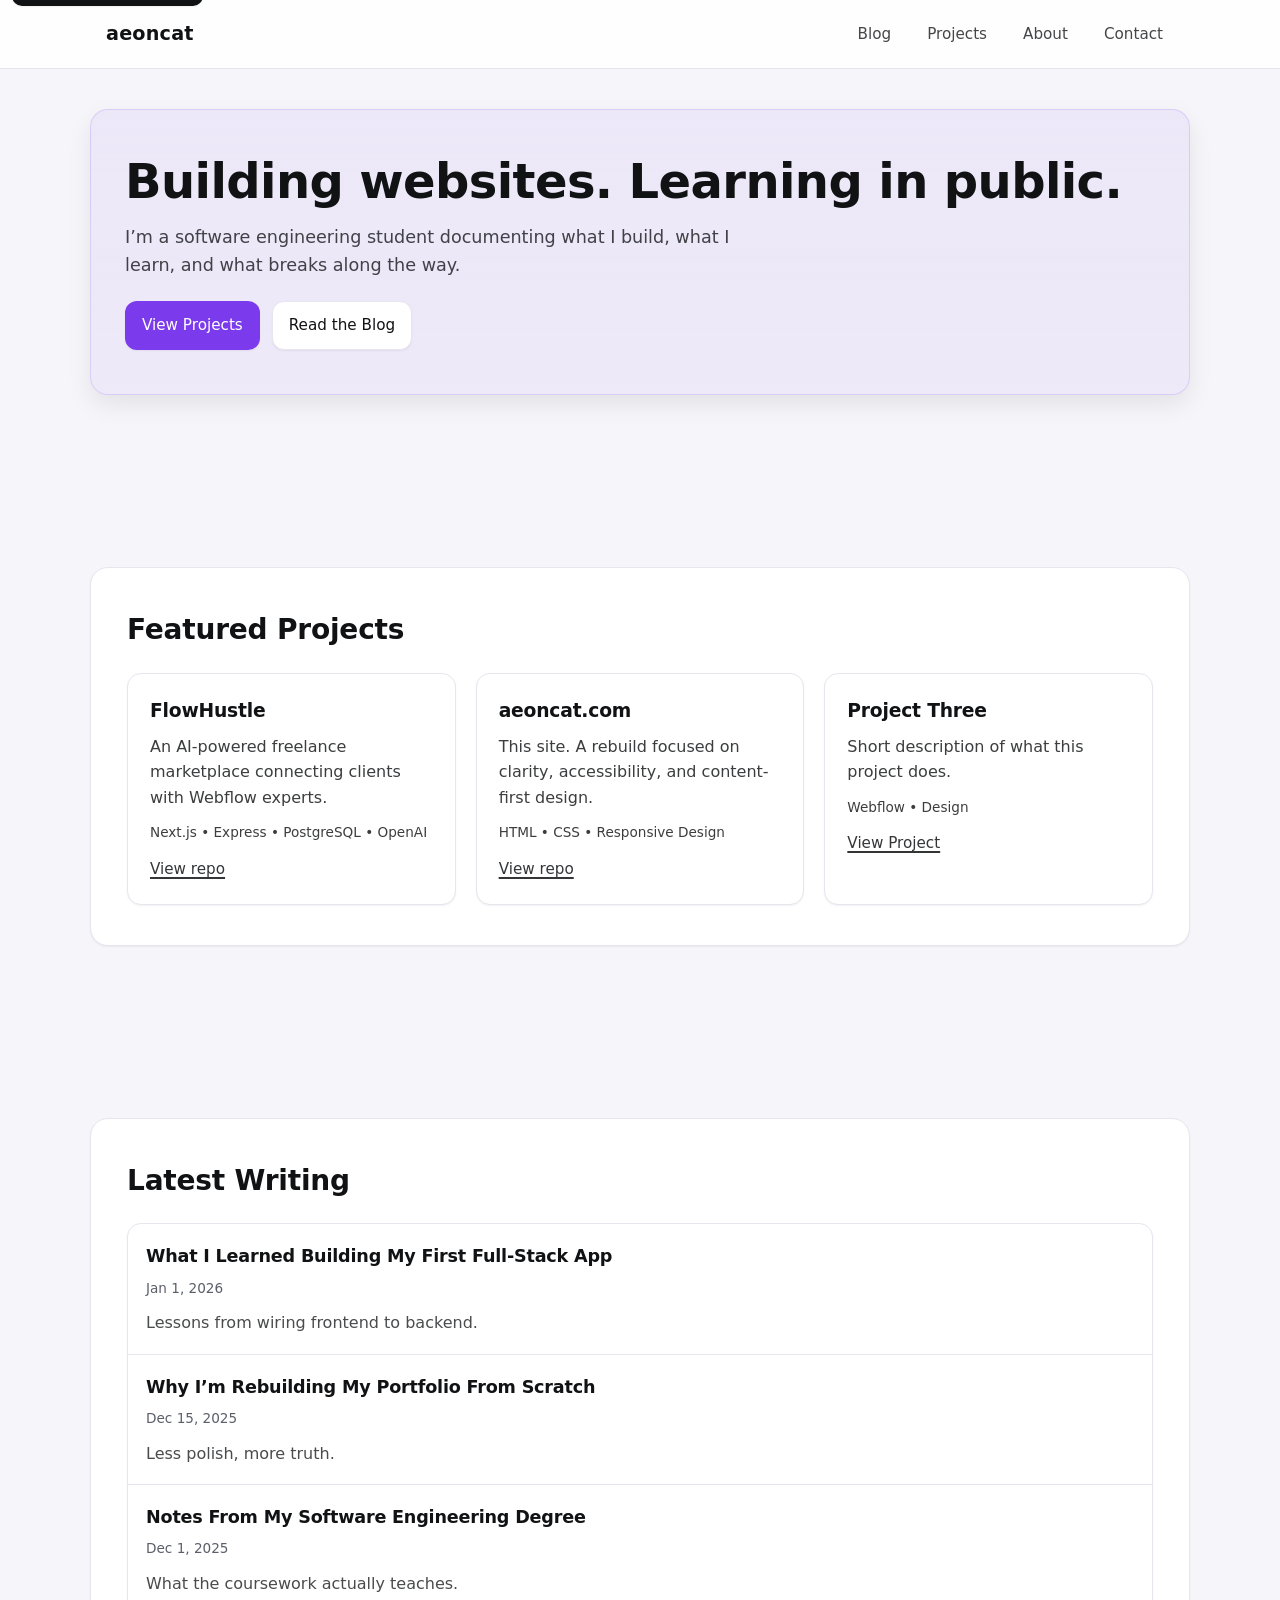
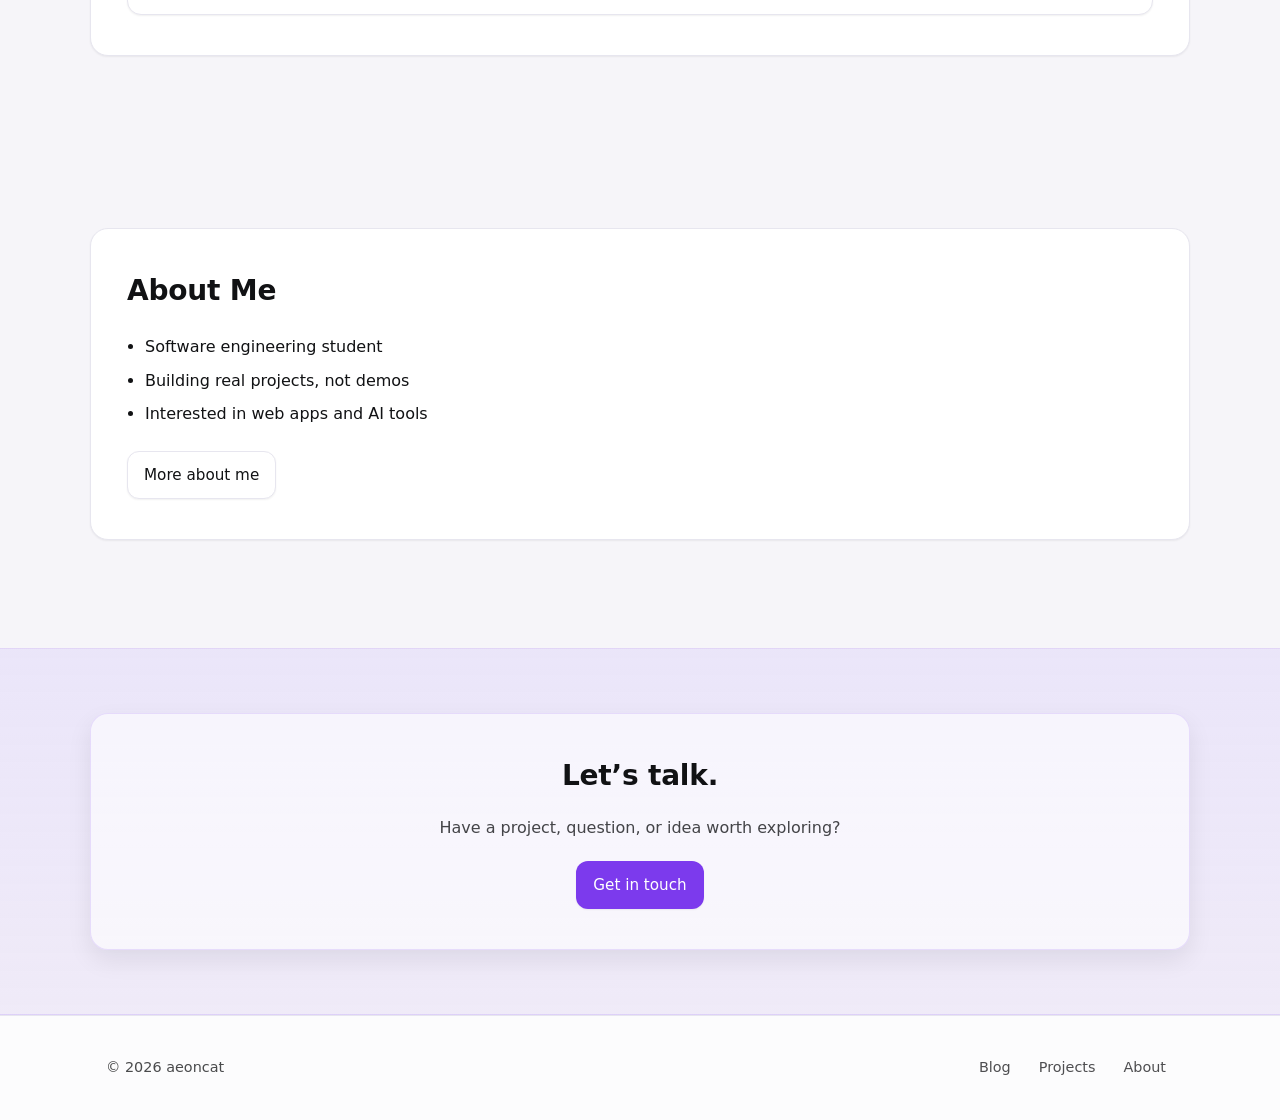
<file: index.html>
<!DOCTYPE html>
<html lang="en">

<head>
    <meta charset="UTF-8" />
    <meta name="viewport" content="width=device-width, initial-scale=1.0" />
    <title>aeoncat — blog & portfolio</title>

    <!-- Basic SEO -->
    <meta name="description"
        content="aeoncat — personal blog and portfolio documenting my journey in software engineering and web development." />

    <!-- CSS -->
    <link rel="stylesheet" href="styles.css" />
</head>

<body>

    <!-- Skip link -->
    <a href="#main" class="skip-link">Skip to main content</a>

    <!-- Header -->
    <header class="site-header">
        <div class="container">
            <div class="brand">
                <a href="index.html">aeoncat</a>
            </div>

            <nav class="site-nav">
                <ul>
                    <li><a href="blog.html">Blog</a></li>
                    <li><a href="projects.html">Projects</a></li>
                    <li><a href="about.html">About</a></li>
                    <li><a href="contact.html">Contact</a></li>
                </ul>
            </nav>
        </div>
    </header>

    <!-- Main -->
    <main id="main">

        <!-- Hero -->
        <section class="hero">
            <div class="container">
                <h1>Building websites. Learning in public.</h1>
                <p>
                    I’m a software engineering student documenting what I build,
                    what I learn, and what breaks along the way.
                </p>

                <div class="hero-actions">
                    <a href="projects.html" class="btn primary">View Projects</a>
                    <a href="blog.html" class="btn secondary">Read the Blog</a>
                </div>
            </div>
        </section>

        <!-- Featured Projects -->
        <section class="featured-projects">
            <div class="container">
                <h2>Featured Projects</h2>

                <div class="project-grid">
                    <article class="project-card">
                        <h3>FlowHustle</h3>
                        <p>An AI-powered freelance marketplace connecting clients with Webflow experts.</p>
                        <p class="tags">Next.js • Express • PostgreSQL • OpenAI</p>
                        <a href="https://github.com/aeoncat/FlowHustle" class="link">View repo</a>
                    </article>

                    <article class="project-card">
                        <h3>aeoncat.com</h3>
                        <p>This site. A rebuild focused on clarity, accessibility, and content-first design.</p>
                        <p class="tags">HTML • CSS • Responsive Design</p>
                        <a href="https://github.com/aeoncat/aeoncat-site" class="link">View repo</a>
                    </article>

                    <article class="project-card">
                        <h3>Project Three</h3>
                        <p>Short description of what this project does.</p>
                        <p class="tags">Webflow • Design</p>
                        <a href="#" class="link">View Project</a>
                    </article>
                </div>
            </div>
        </section>

        <!-- Latest Blog Posts -->
        <section class="latest-posts">
            <div class="container">
                <h2>Latest Writing</h2>

                <ul class="post-list">
                    <li>
                        <a href="#">
                            <h3>What I Learned Building My First Full-Stack App</h3>
                            <time datetime="2026-01-01">Jan 1, 2026</time>
                            <p>Lessons from wiring frontend to backend.</p>
                        </a>
                    </li>

                    <li>
                        <a href="#">
                            <h3>Why I’m Rebuilding My Portfolio From Scratch</h3>
                            <time datetime="2025-12-15">Dec 15, 2025</time>
                            <p>Less polish, more truth.</p>
                        </a>
                    </li>

                    <li>
                        <a href="#">
                            <h3>Notes From My Software Engineering Degree</h3>
                            <time datetime="2025-12-01">Dec 1, 2025</time>
                            <p>What the coursework actually teaches.</p>
                        </a>
                    </li>
                </ul>
            </div>
        </section>

        <!-- About Snapshot -->
        <section class="about-snapshot">
            <div class="container">
                <h2>About Me</h2>
                <ul>
                    <li>Software engineering student</li>
                    <li>Building real projects, not demos</li>
                    <li>Interested in web apps and AI tools</li>
                </ul>

                <a href="/about.html" class="btn secondary">More about me</a>
            </div>
        </section>

        <!-- Call to Action -->
        <section class="cta">
            <div class="container">
                <h2>Let’s talk.</h2>
                <p>Have a project, question, or idea worth exploring?</p>

                <a href="contact.html" class="btn primary">Get in touch</a>
            </div>
        </section>

    </main>

    <!-- Footer -->
    <footer class="site-footer">
        <div class="container">
            <p>&copy; 2026 aeoncat</p>

            <ul class="footer-nav">
                <li><a href="/blog.html">Blog</a></li>
                <li><a href="/projects.html">Projects</a></li>
                <li><a href="/about.html">About</a></li>
            </ul>
        </div>
    </footer>

</body>

</html>
</file>
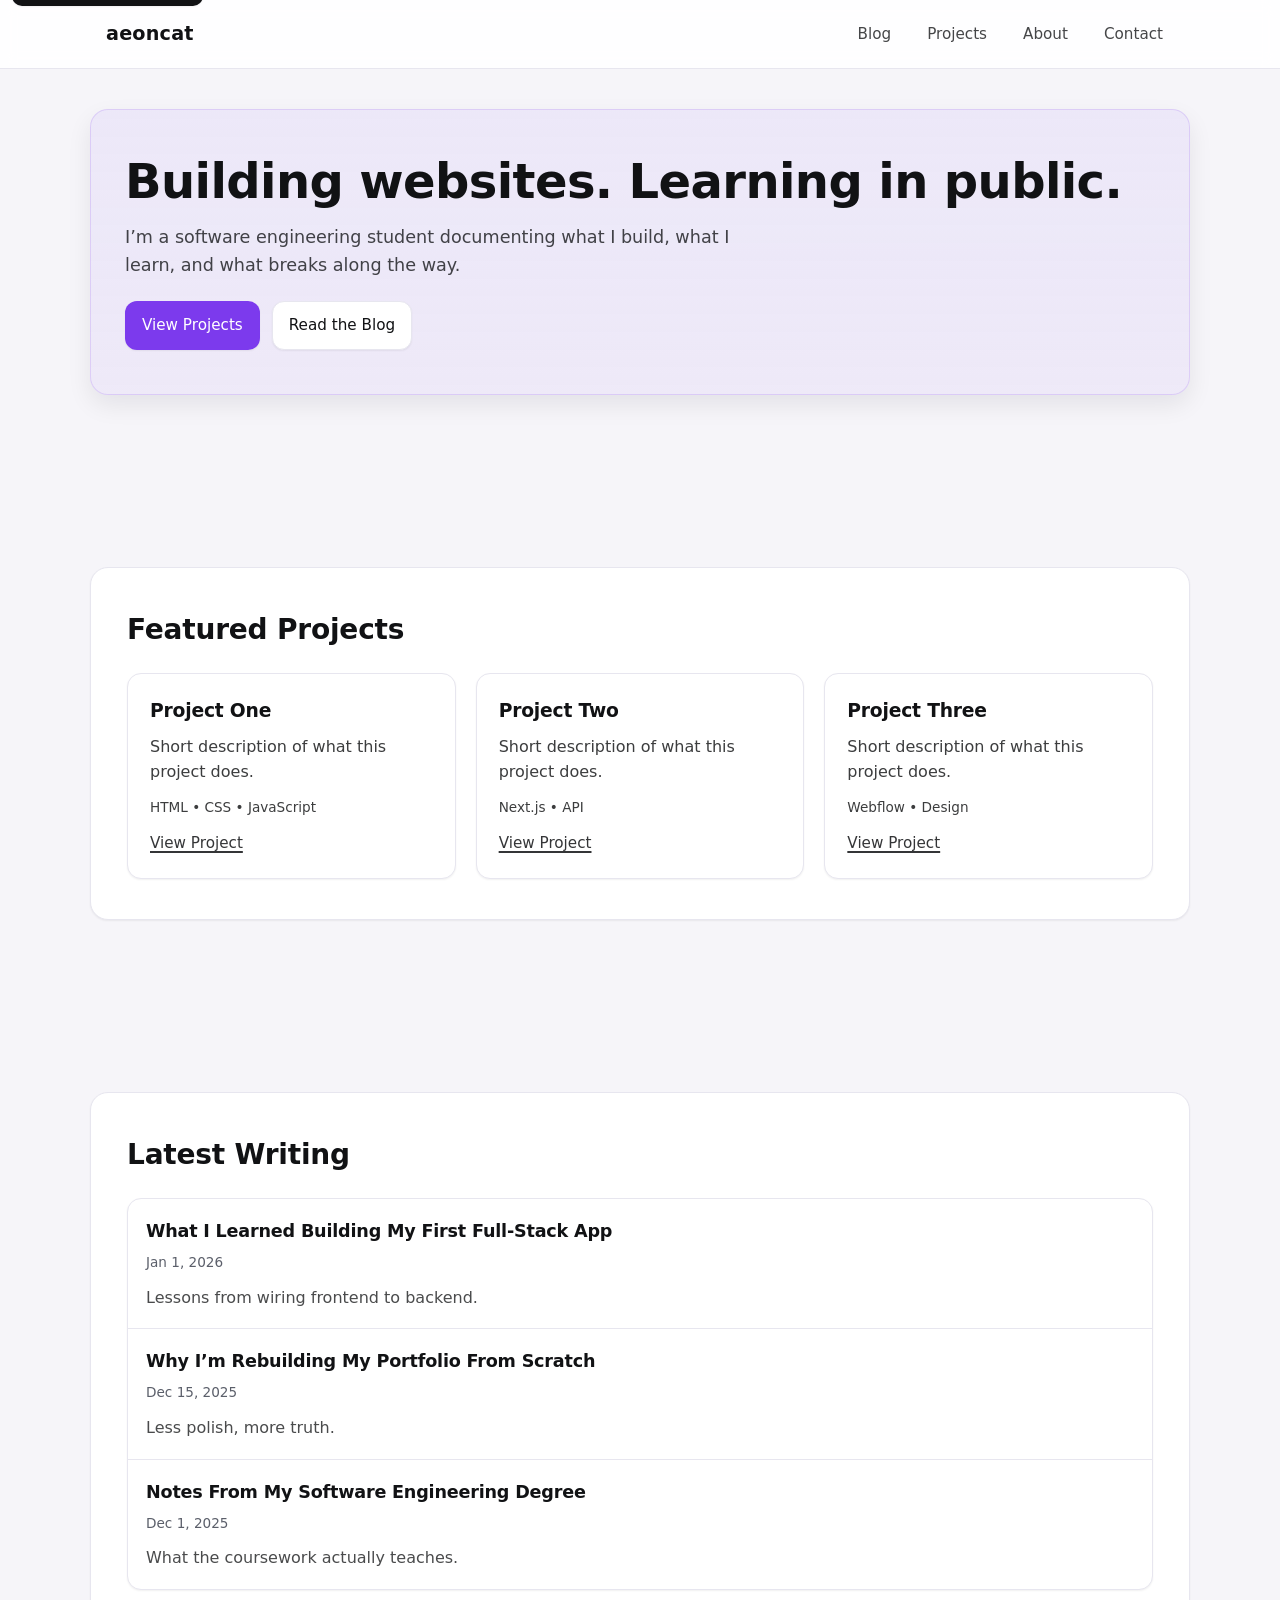
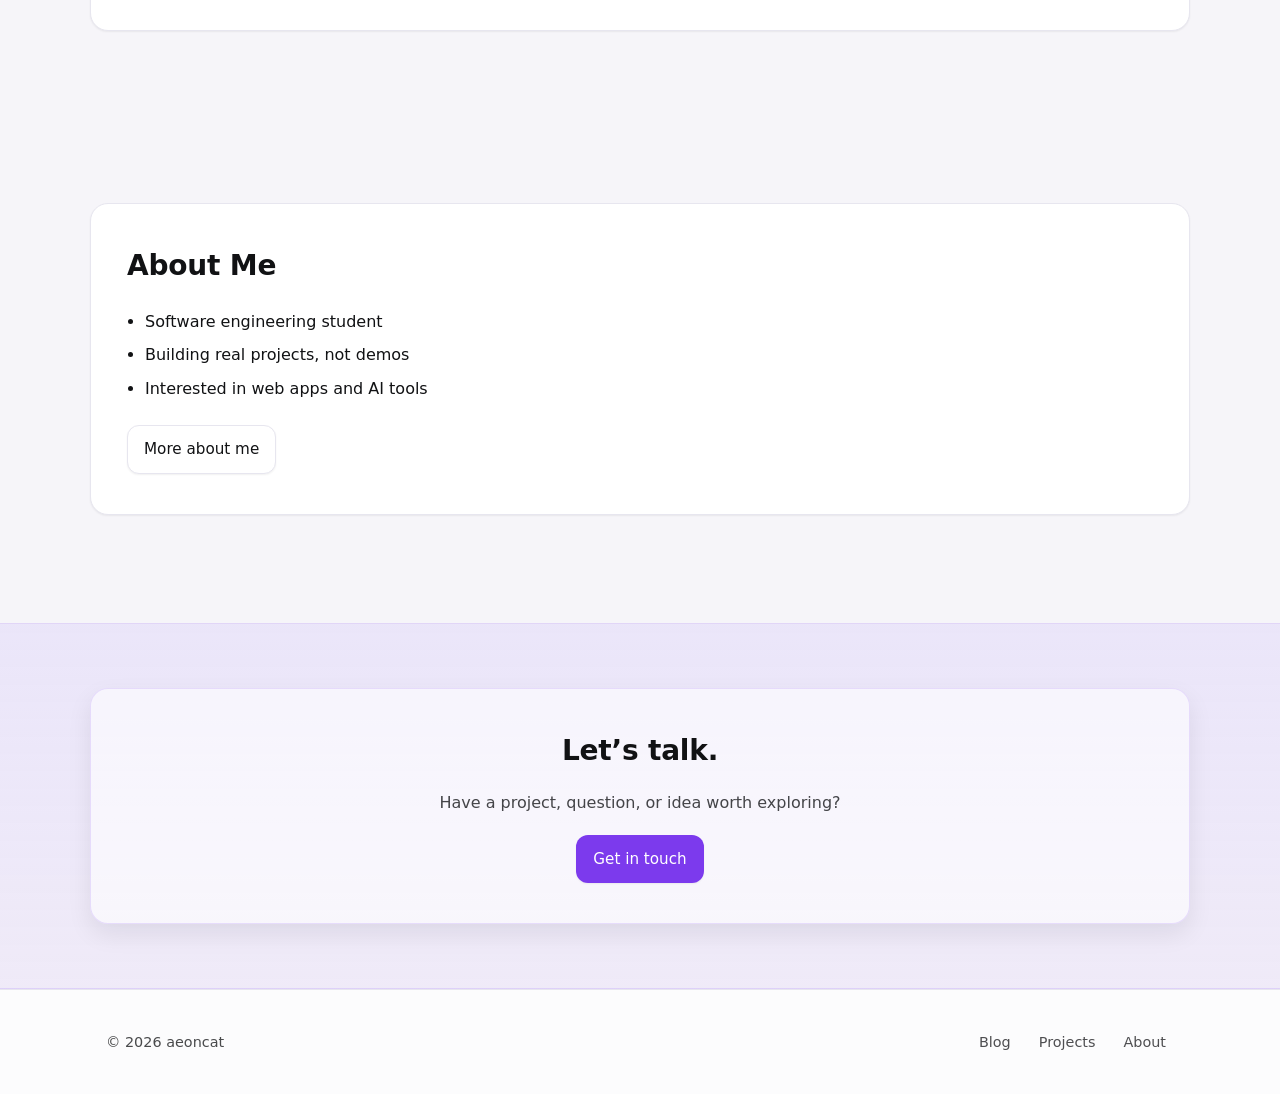
<file: aeoncat-site/index.html>
<!DOCTYPE html>
<html lang="en">

<head>
    <meta charset="UTF-8" />
    <meta name="viewport" content="width=device-width, initial-scale=1.0" />
    <title>aeoncat — blog & portfolio</title>

    <!-- Basic SEO -->
    <meta name="description"
        content="aeoncat — personal blog and portfolio documenting my journey in software engineering and web development." />

    <!-- CSS -->
    <link rel="stylesheet" href="styles.css" />
</head>

<body>

    <!-- Skip link -->
    <a href="#main" class="skip-link">Skip to main content</a>

    <!-- Header -->
    <header class="site-header">
        <div class="container">
            <div class="brand">
                <a href="index.html">aeoncat</a>
            </div>

            <nav class="site-nav">
                <ul>
                    <li><a href="blog.html">Blog</a></li>
                    <li><a href="projects.html">Projects</a></li>
                    <li><a href="about.html">About</a></li>
                    <li><a href="contact.html">Contact</a></li>
                </ul>
            </nav>
        </div>
    </header>

    <!-- Main -->
    <main id="main">

        <!-- Hero -->
        <section class="hero">
            <div class="container">
                <h1>Building websites. Learning in public.</h1>
                <p>
                    I’m a software engineering student documenting what I build,
                    what I learn, and what breaks along the way.
                </p>

                <div class="hero-actions">
                    <a href="projects.html" class="btn primary">View Projects</a>
                    <a href="blog.html" class="btn secondary">Read the Blog</a>
                </div>
            </div>
        </section>

        <!-- Featured Projects -->
        <section class="featured-projects">
            <div class="container">
                <h2>Featured Projects</h2>

                <div class="project-grid">
                    <article class="project-card">
                        <h3>Project One</h3>
                        <p>Short description of what this project does.</p>
                        <p class="tags">HTML • CSS • JavaScript</p>
                        <a href="#" class="link">View Project</a>
                    </article>

                    <article class="project-card">
                        <h3>Project Two</h3>
                        <p>Short description of what this project does.</p>
                        <p class="tags">Next.js • API</p>
                        <a href="#" class="link">View Project</a>
                    </article>

                    <article class="project-card">
                        <h3>Project Three</h3>
                        <p>Short description of what this project does.</p>
                        <p class="tags">Webflow • Design</p>
                        <a href="#" class="link">View Project</a>
                    </article>
                </div>
            </div>
        </section>

        <!-- Latest Blog Posts -->
        <section class="latest-posts">
            <div class="container">
                <h2>Latest Writing</h2>

                <ul class="post-list">
                    <li>
                        <a href="#">
                            <h3>What I Learned Building My First Full-Stack App</h3>
                            <time datetime="2026-01-01">Jan 1, 2026</time>
                            <p>Lessons from wiring frontend to backend.</p>
                        </a>
                    </li>

                    <li>
                        <a href="#">
                            <h3>Why I’m Rebuilding My Portfolio From Scratch</h3>
                            <time datetime="2025-12-15">Dec 15, 2025</time>
                            <p>Less polish, more truth.</p>
                        </a>
                    </li>

                    <li>
                        <a href="#">
                            <h3>Notes From My Software Engineering Degree</h3>
                            <time datetime="2025-12-01">Dec 1, 2025</time>
                            <p>What the coursework actually teaches.</p>
                        </a>
                    </li>
                </ul>
            </div>
        </section>

        <!-- About Snapshot -->
        <section class="about-snapshot">
            <div class="container">
                <h2>About Me</h2>
                <ul>
                    <li>Software engineering student</li>
                    <li>Building real projects, not demos</li>
                    <li>Interested in web apps and AI tools</li>
                </ul>

                <a href="/about.html" class="btn secondary">More about me</a>
            </div>
        </section>

        <!-- Call to Action -->
        <section class="cta">
            <div class="container">
                <h2>Let’s talk.</h2>
                <p>Have a project, question, or idea worth exploring?</p>

                <a href="contact.html" class="btn primary">Get in touch</a>
            </div>
        </section>

    </main>

    <!-- Footer -->
    <footer class="site-footer">
        <div class="container">
            <p>&copy; 2026 aeoncat</p>

            <ul class="footer-nav">
                <li><a href="/blog.html">Blog</a></li>
                <li><a href="/projects.html">Projects</a></li>
                <li><a href="/about.html">About</a></li>
            </ul>
        </div>
    </footer>

</body>

</html>
</file>
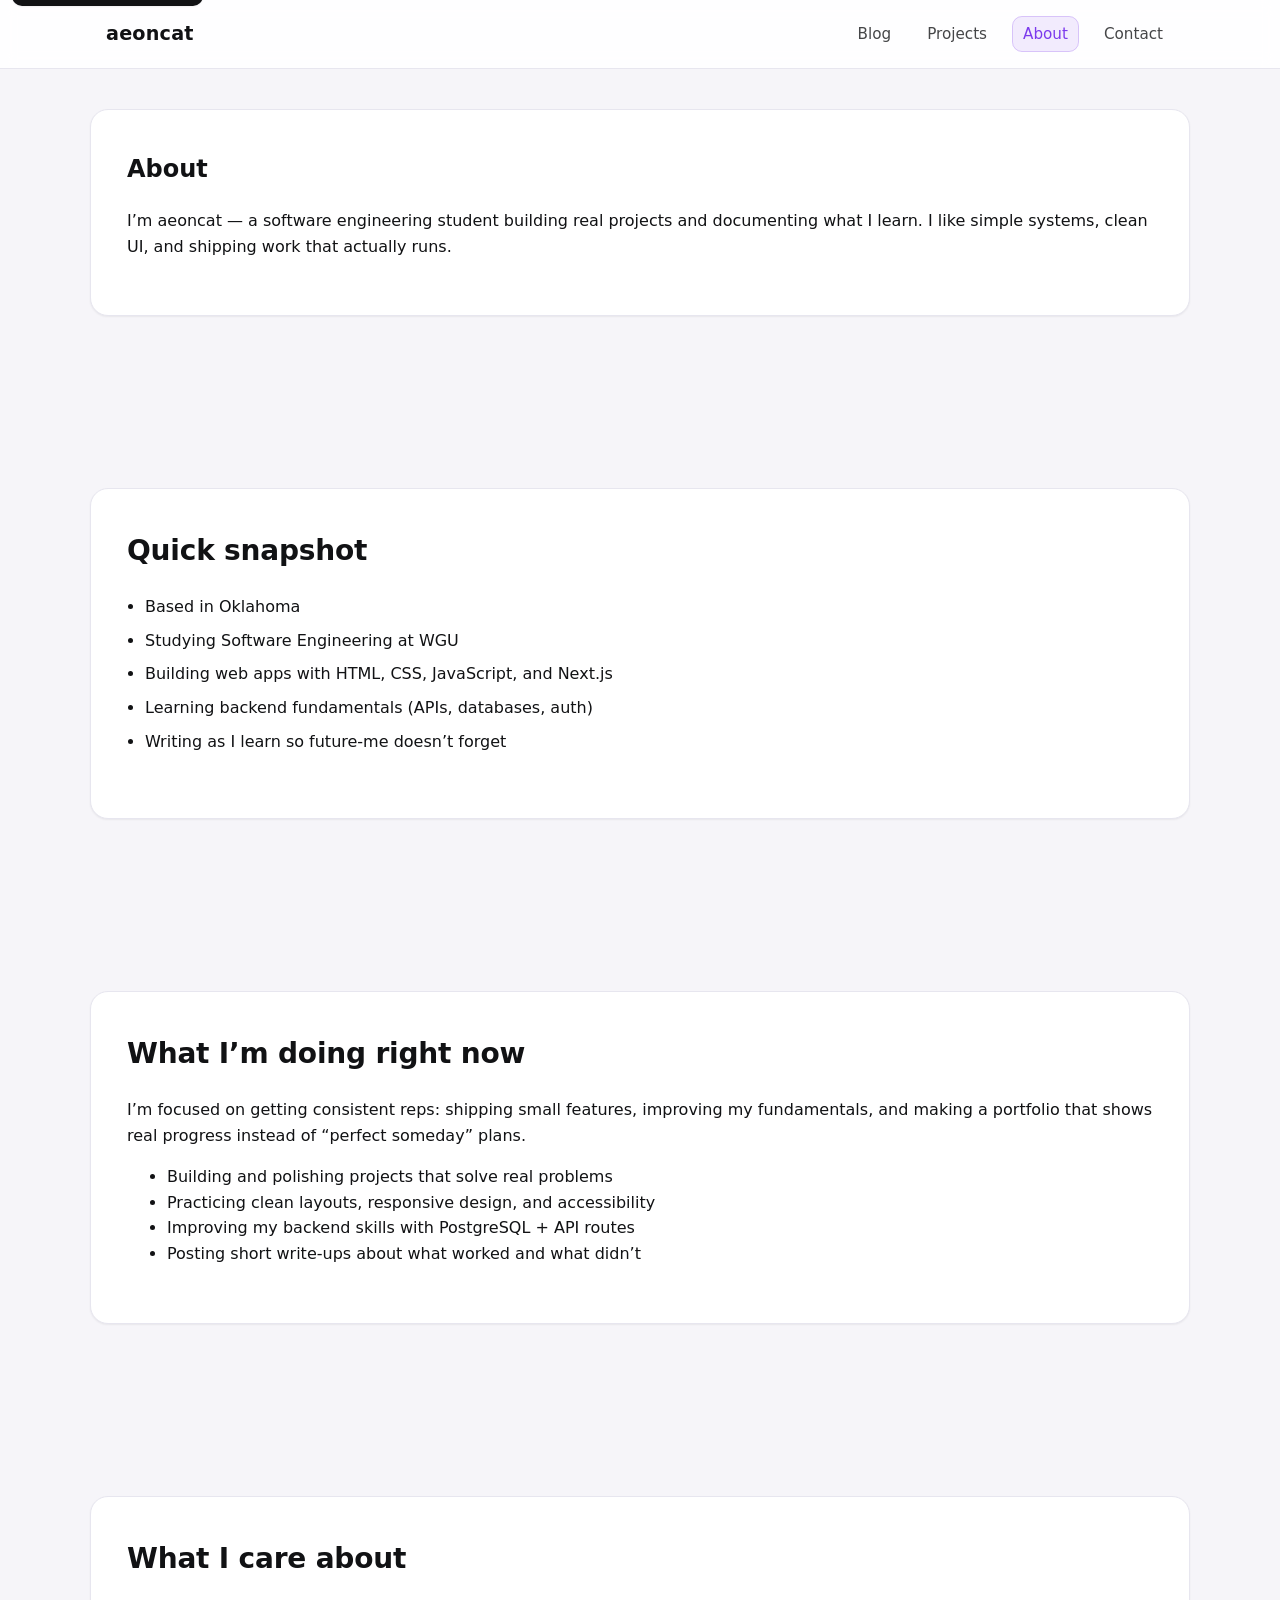
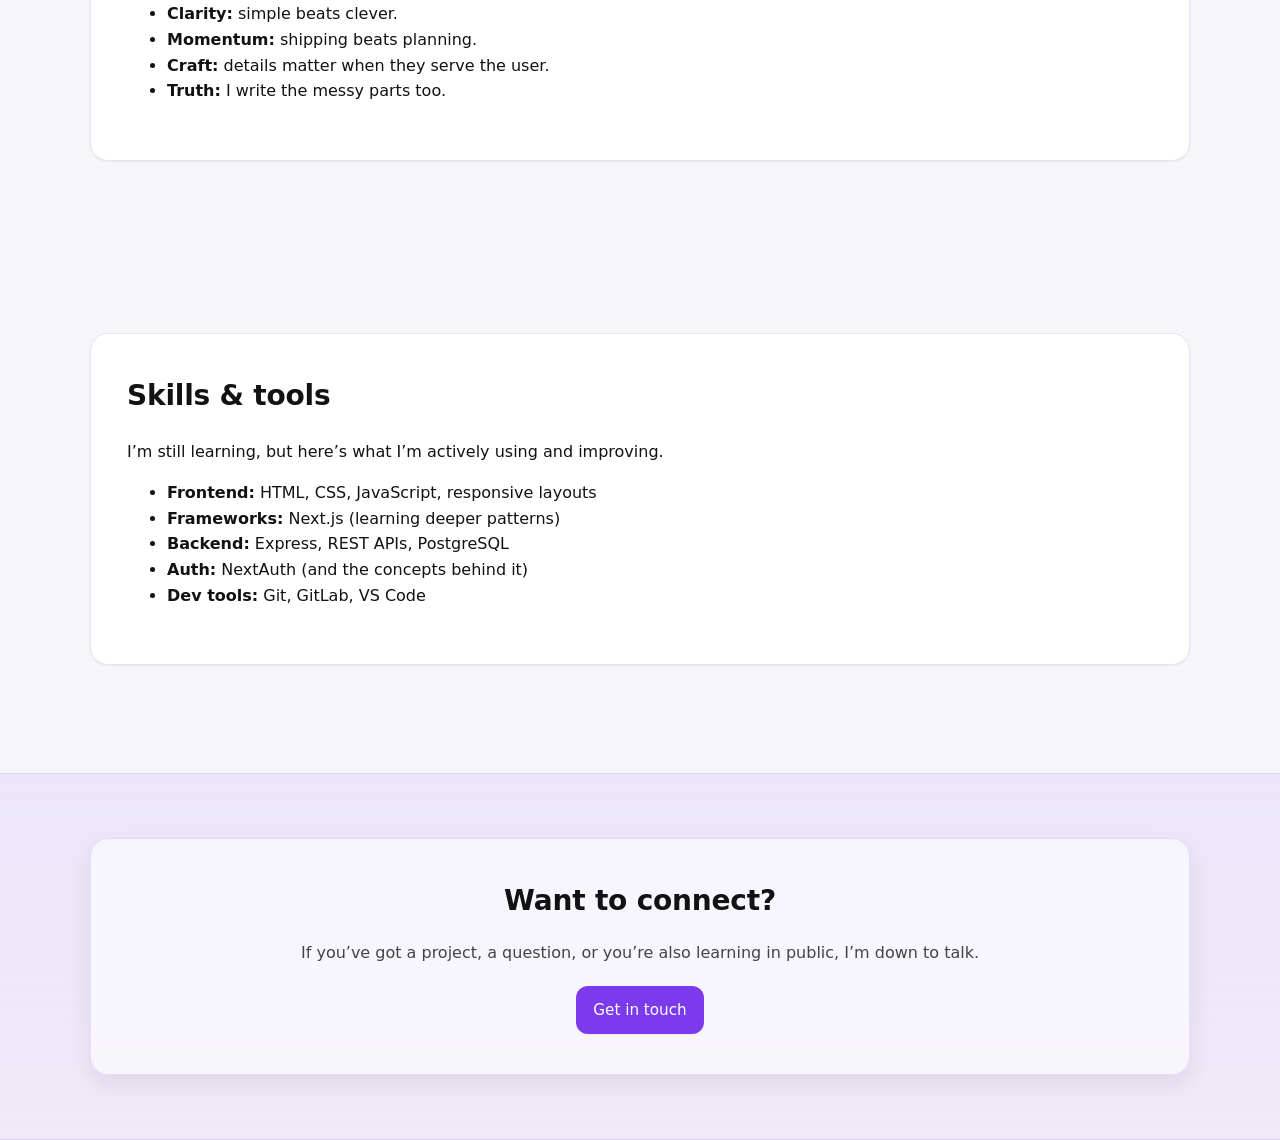
<file: about.html>
<!DOCTYPE html>
<html lang="en">

<head>
    <meta charset="UTF-8" />
    <meta name="viewport" content="width=device-width, initial-scale=1.0" />
    <title>About — aeoncat</title>

    <meta name="description"
        content="About aeoncat — a software engineering student building real projects and writing what I learn." />

    <link rel="stylesheet" href="styles.css" />
</head>

<body>

    <!-- Skip link -->
    <a href="#main" class="skip-link">Skip to main content</a>

    <!-- Header -->
    <header class="site-header">
        <div class="container">
            <div class="brand">
                <a href="./index.html">aeoncat</a>
            </div>

            <nav class="site-nav">
                <ul>
                    <li><a href="./blog.html">Blog</a></li>
                    <li><a href="./projects.html">Projects</a></li>
                    <li><a href="./about.html" aria-current="page">About</a></li>
                    <li><a href="./contact.html">Contact</a></li>
                </ul>
            </nav>
        </div>
    </header>

    <!-- Main -->
    <main id="main">

        <!-- Intro -->
        <section>
            <div class="container">
                <h1>About</h1>
                <p>
                    I’m aeoncat — a software engineering student building real projects and documenting what I learn.
                    I like simple systems, clean UI, and shipping work that actually runs.
                </p>
            </div>
        </section>

        <!-- Snapshot -->
        <section class="about-snapshot">
            <div class="container">
                <h2>Quick snapshot</h2>
                <ul>
                    <li>Based in Oklahoma</li>
                    <li>Studying Software Engineering at WGU</li>
                    <li>Building web apps with HTML, CSS, JavaScript, and Next.js</li>
                    <li>Learning backend fundamentals (APIs, databases, auth)</li>
                    <li>Writing as I learn so future-me doesn’t forget</li>
                </ul>
            </div>
        </section>

        <!-- What I'm doing -->
        <section>
            <div class="container">
                <h2>What I’m doing right now</h2>
                <p>
                    I’m focused on getting consistent reps: shipping small features, improving my fundamentals,
                    and making a portfolio that shows real progress instead of “perfect someday” plans.
                </p>

                <ul>
                    <li>Building and polishing projects that solve real problems</li>
                    <li>Practicing clean layouts, responsive design, and accessibility</li>
                    <li>Improving my backend skills with PostgreSQL + API routes</li>
                    <li>Posting short write-ups about what worked and what didn’t</li>
                </ul>
            </div>
        </section>

        <!-- What I care about -->
        <section>
            <div class="container">
                <h2>What I care about</h2>
                <ul>
                    <li><strong>Clarity:</strong> simple beats clever.</li>
                    <li><strong>Momentum:</strong> shipping beats planning.</li>
                    <li><strong>Craft:</strong> details matter when they serve the user.</li>
                    <li><strong>Truth:</strong> I write the messy parts too.</li>
                </ul>
            </div>
        </section>

        <!-- Skills -->
        <section>
            <div class="container">
                <h2>Skills & tools</h2>
                <p>
                    I’m still learning, but here’s what I’m actively using and improving.
                </p>

                <ul>
                    <li><strong>Frontend:</strong> HTML, CSS, JavaScript, responsive layouts</li>
                    <li><strong>Frameworks:</strong> Next.js (learning deeper patterns)</li>
                    <li><strong>Backend:</strong> Express, REST APIs, PostgreSQL</li>
                    <li><strong>Auth:</strong> NextAuth (and the concepts behind it)</li>
                    <li><strong>Dev tools:</strong> Git, GitLab, VS Code</li>
                </ul>
            </div>
        </section>

        <!-- CTA -->
        <section class="cta">
            <div class="container">
                <h2>Want to connect?</h2>
                <p>
                    If you’ve got a project, a question, or you’re also learning in public, I’m down to talk.
                </p>
                <a href="./contact.html" class="btn primary">Get in touch</a>
            </div>
            </sec
</file>
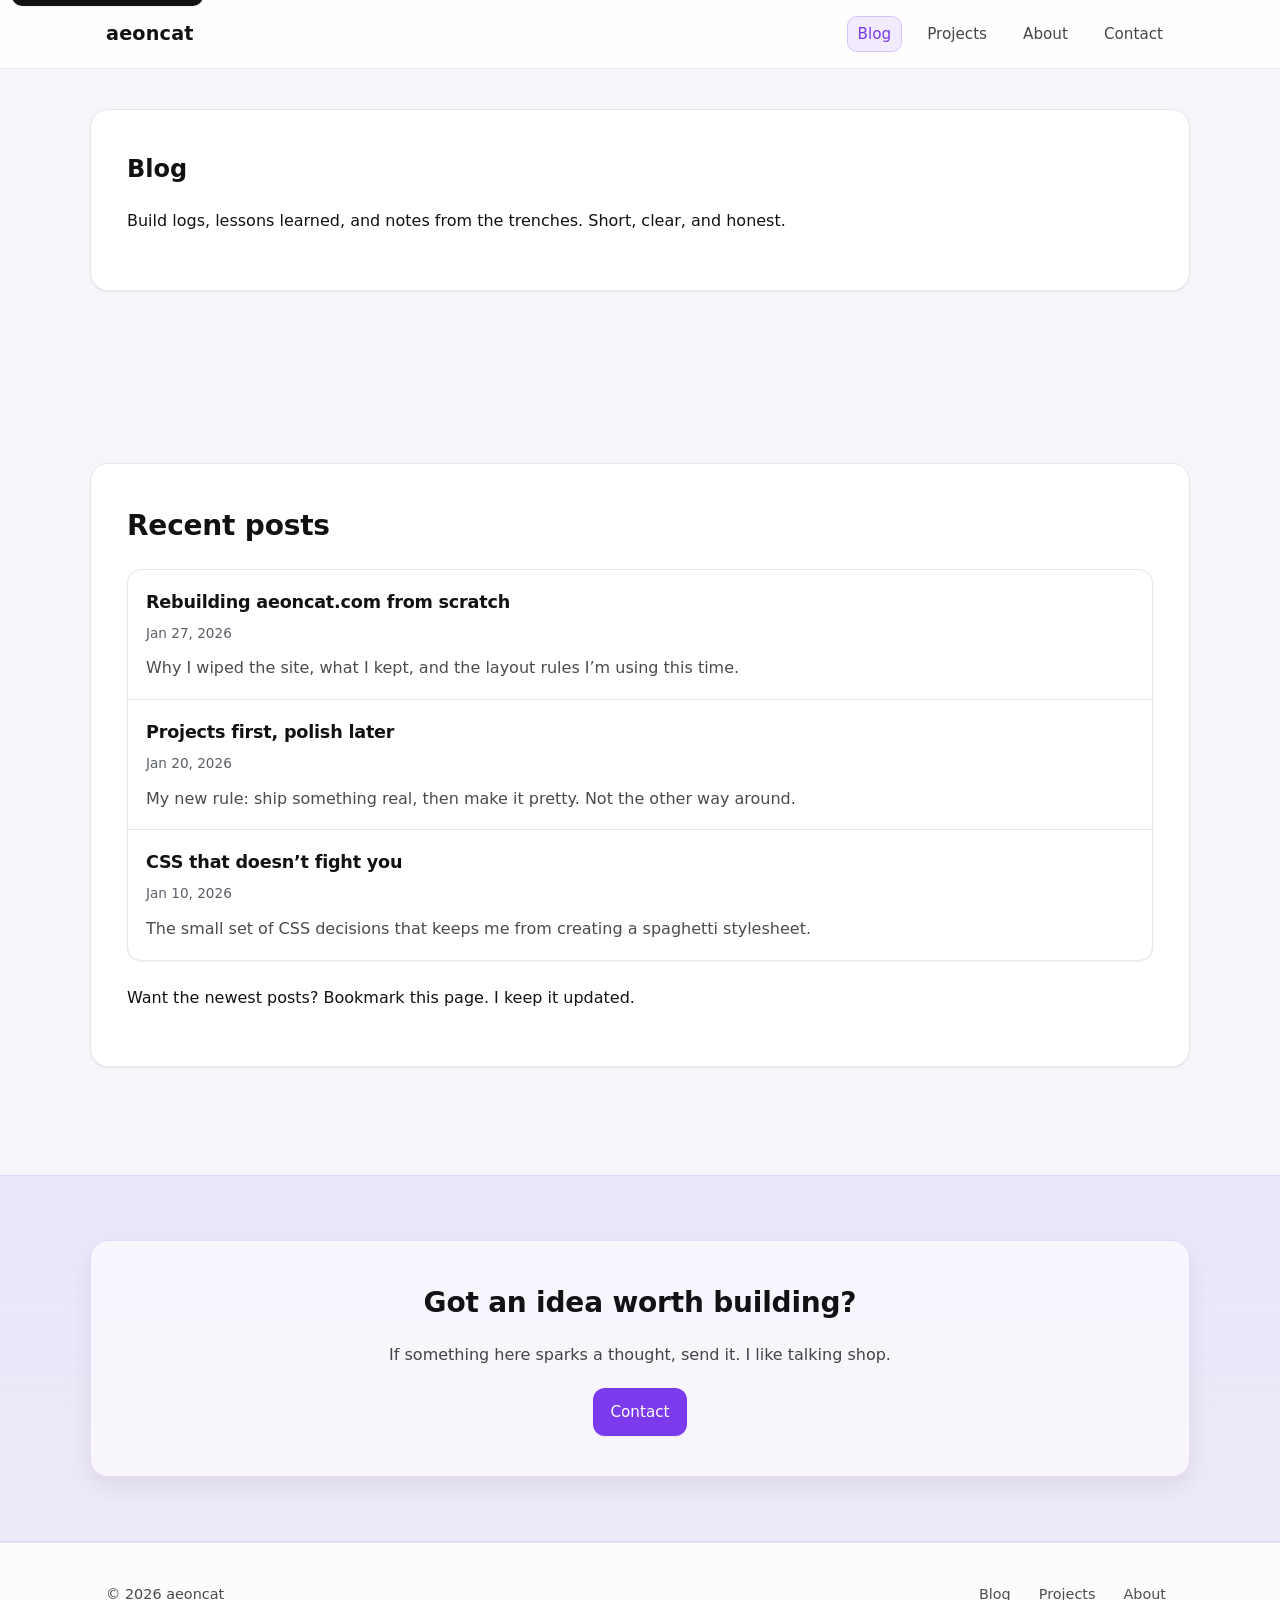
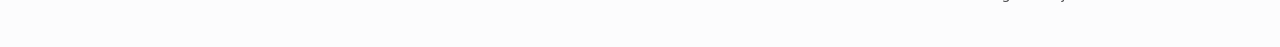
<file: blog.html>
<!DOCTYPE html>
<html lang="en">

<head>
    <meta charset="UTF-8" />
    <meta name="viewport" content="width=device-width, initial-scale=1.0" />
    <title>Blog — aeoncat</title>

    <meta name="description"
        content="Blog posts by aeoncat — build logs, lessons learned, and honest notes from the software engineering journey." />

    <link rel="stylesheet" href="styles.css" />
</head>

<body>

    <!-- Skip link -->
    <a href="#main" class="skip-link">Skip to main content</a>

    <!-- Header -->
    <header class="site-header">
        <div class="container">
            <div class="brand">
                <a href="index.html">aeoncat</a>
            </div>

            <nav class="site-nav">
                <ul>
                    <li><a href="blog.html" aria-current="page">Blog</a></li>
                    <li><a href="projects.html">Projects</a></li>
                    <li><a href="about.html">About</a></li>
                    <li><a href="contact.html">Contact</a></li>
                </ul>
            </nav>
        </div>
    </header>

    <!-- Main -->
    <main id="main">

        <!-- Intro -->
        <section>
            <div class="container">
                <h1>Blog</h1>
                <p>
                    Build logs, lessons learned, and notes from the trenches.
                    Short, clear, and honest.
                </p>
            </div>
        </section>

        <!-- Posts -->
        <section class="latest-posts">
            <div class="container">
                <h2>Recent posts</h2>

                <ul class="post-list">

                    <li>
                        <a href="posts/rebuilding-aeoncat.html">
                            <h3>Rebuilding aeoncat.com from scratch</h3>
                            <time datetime="2026-01-27">Jan 27, 2026</time>
                            <p>
                                Why I wiped the site, what I kept, and the layout rules I’m using this time.
                            </p>
                        </a>
                    </li>

                    <li>
                        <a href="posts/projects-first.html">
                            <h3>Projects first, polish later</h3>
                            <time datetime="2026-01-20">Jan 20, 2026</time>
                            <p>
                                My new rule: ship something real, then make it pretty. Not the other way around.
                            </p>
                        </a>
                    </li>

                    <li>
                        <a href="posts/css-that-doesnt-fight-you.html">
                            <h3>CSS that doesn’t fight you</h3>
                            <time datetime="2026-01-10">Jan 10, 2026</time>
                            <p>
                                The small set of CSS decisions that keeps me from creating a spaghetti stylesheet.
                            </p>
                        </a>
                    </li>

                </ul>

                <!-- Optional: simple note / CTA -->
                <p style="margin-top: 24px;">
                    Want the newest posts? Bookmark this page. I keep it updated.
                </p>
            </div>
        </section>

        <!-- CTA -->
        <section class="cta">
            <div class="container">
                <h2>Got an idea worth building?</h2>
                <p>
                    If something here sparks a thought, send it. I like talking shop.
                </p>
                <a href="contact.html" class="btn primary">Contact</a>
            </div>
        </section>

    </main>

    <!-- Footer -->
    <footer class="site-footer">
        <div class="container">
            <p>&copy; 2026 aeoncat</p>

            <ul class="footer-nav">
                <li><a href="blog.html">Blog</a></li>
                <li><a href="projects.html">Projects</a></li>
                <li><a href="about.html">About</a></li>
            </ul>
        </div>
    </footer>

</body>

</html>
</file>
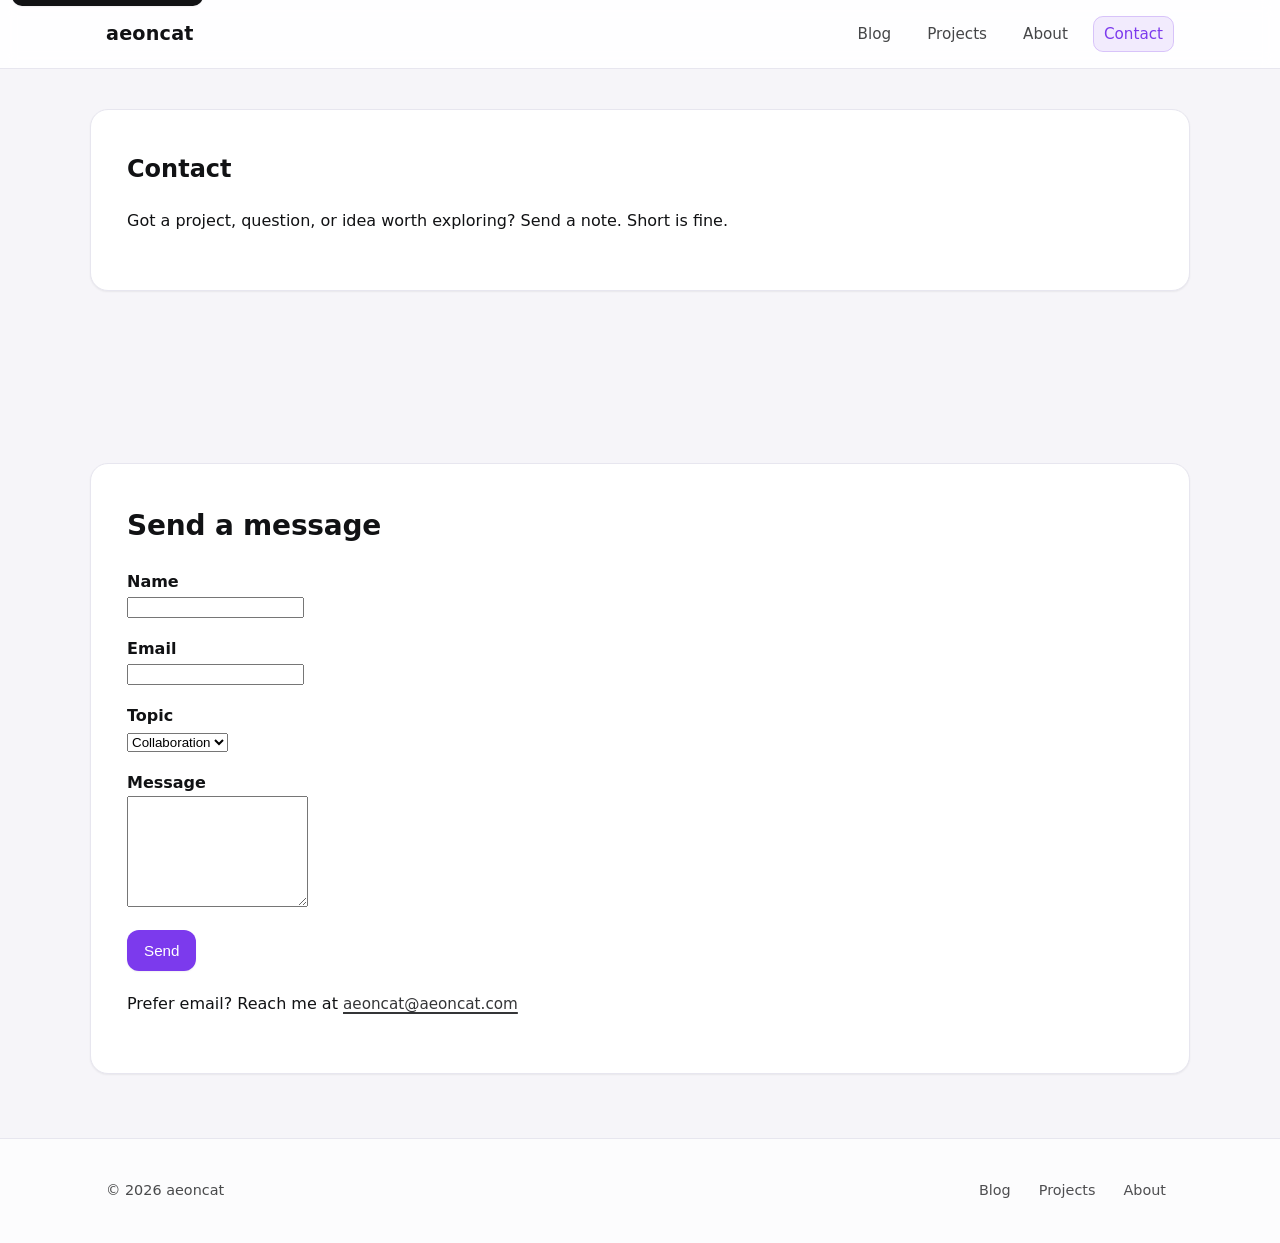
<file: contact.html>
<!DOCTYPE html>
<html lang="en">

<head>
    <meta charset="UTF-8" />
    <meta name="viewport" content="width=device-width, initial-scale=1.0" />
    <title>Contact — aeoncat</title>

    <meta name="description" content="Contact aeoncat — send a message, collaboration ideas, or questions." />

    <link rel="stylesheet" href="styles.css" />
</head>

<body>

    <!-- Skip link -->
    <a href="#main" class="skip-link">Skip to main content</a>

    <!-- Header -->
    <header class="site-header">
        <div class="container">
            <div class="brand">
                <a href="index.html">aeoncat</a>
            </div>

            <nav class="site-nav">
                <ul>
                    <li><a href="blog.html">Blog</a></li>
                    <li><a href="projects.html">Projects</a></li>
                    <li><a href="about.html">About</a></li>
                    <li><a href="contact.html" aria-current="page">Contact</a></li>
                </ul>
            </nav>
        </div>
    </header>

    <!-- Main -->
    <main id="main">

        <!-- Intro -->
        <section>
            <div class="container">
                <h1>Contact</h1>
                <p>
                    Got a project, question, or idea worth exploring? Send a note.
                    Short is fine.
                </p>
            </div>
        </section>

        <!-- Contact Card -->
        <section>
            <div class="container">
                <h2>Send a message</h2>

                <!-- NOTE: For a purely static site, this form won't send anywhere yet.
             Add a service later (Formspree, Netlify Forms, etc.) -->
                <form action="#" method="post">
                    <p>
                        <label for="name"><strong>Name</strong></label><br />
                        <input type="text" id="name" name="name" autocomplete="name" required />
                    </p>

                    <p>
                        <label for="email"><strong>Email</strong></label><br />
                        <input type="email" id="email" name="email" autocomplete="email" required />
                    </p>

                    <p>
                        <label for="topic"><strong>Topic</strong></label><br />
                        <select id="topic" name="topic">
                            <option value="collab">Collaboration</option>
                            <option value="question">Question</option>
                            <option value="feedback">Feedback</option>
                            <option value="other">Other</option>
                        </select>
                    </p>

                    <p>
                        <label for="message"><strong>Message</strong></label><br />
                        <textarea id="message" name="message" rows="7" required></textarea>
                    </p>

                    <button type="submit" class="btn primary">Send</button>
                </form>

                <p style="margin-top: 20px;">
                    Prefer email? Reach me at
                    <a class="link" href="mailto:aeoncat@aeoncat.com">aeoncat@aeoncat.com</a>
                </p>
            </div>
        </section>

    </main>

    <!-- Footer -->
    <footer class="site-footer">
        <div class="container">
            <p>&copy; 2026 aeoncat</p>

            <ul class="footer-nav">
                <li><a href="blog.html">Blog</a></li>
                <li><a href="projects.html">Projects</a></li>
                <li><a href="about.html">About</a></li>
            </ul>
        </div>
    </footer>

</body>

</html>
</file>
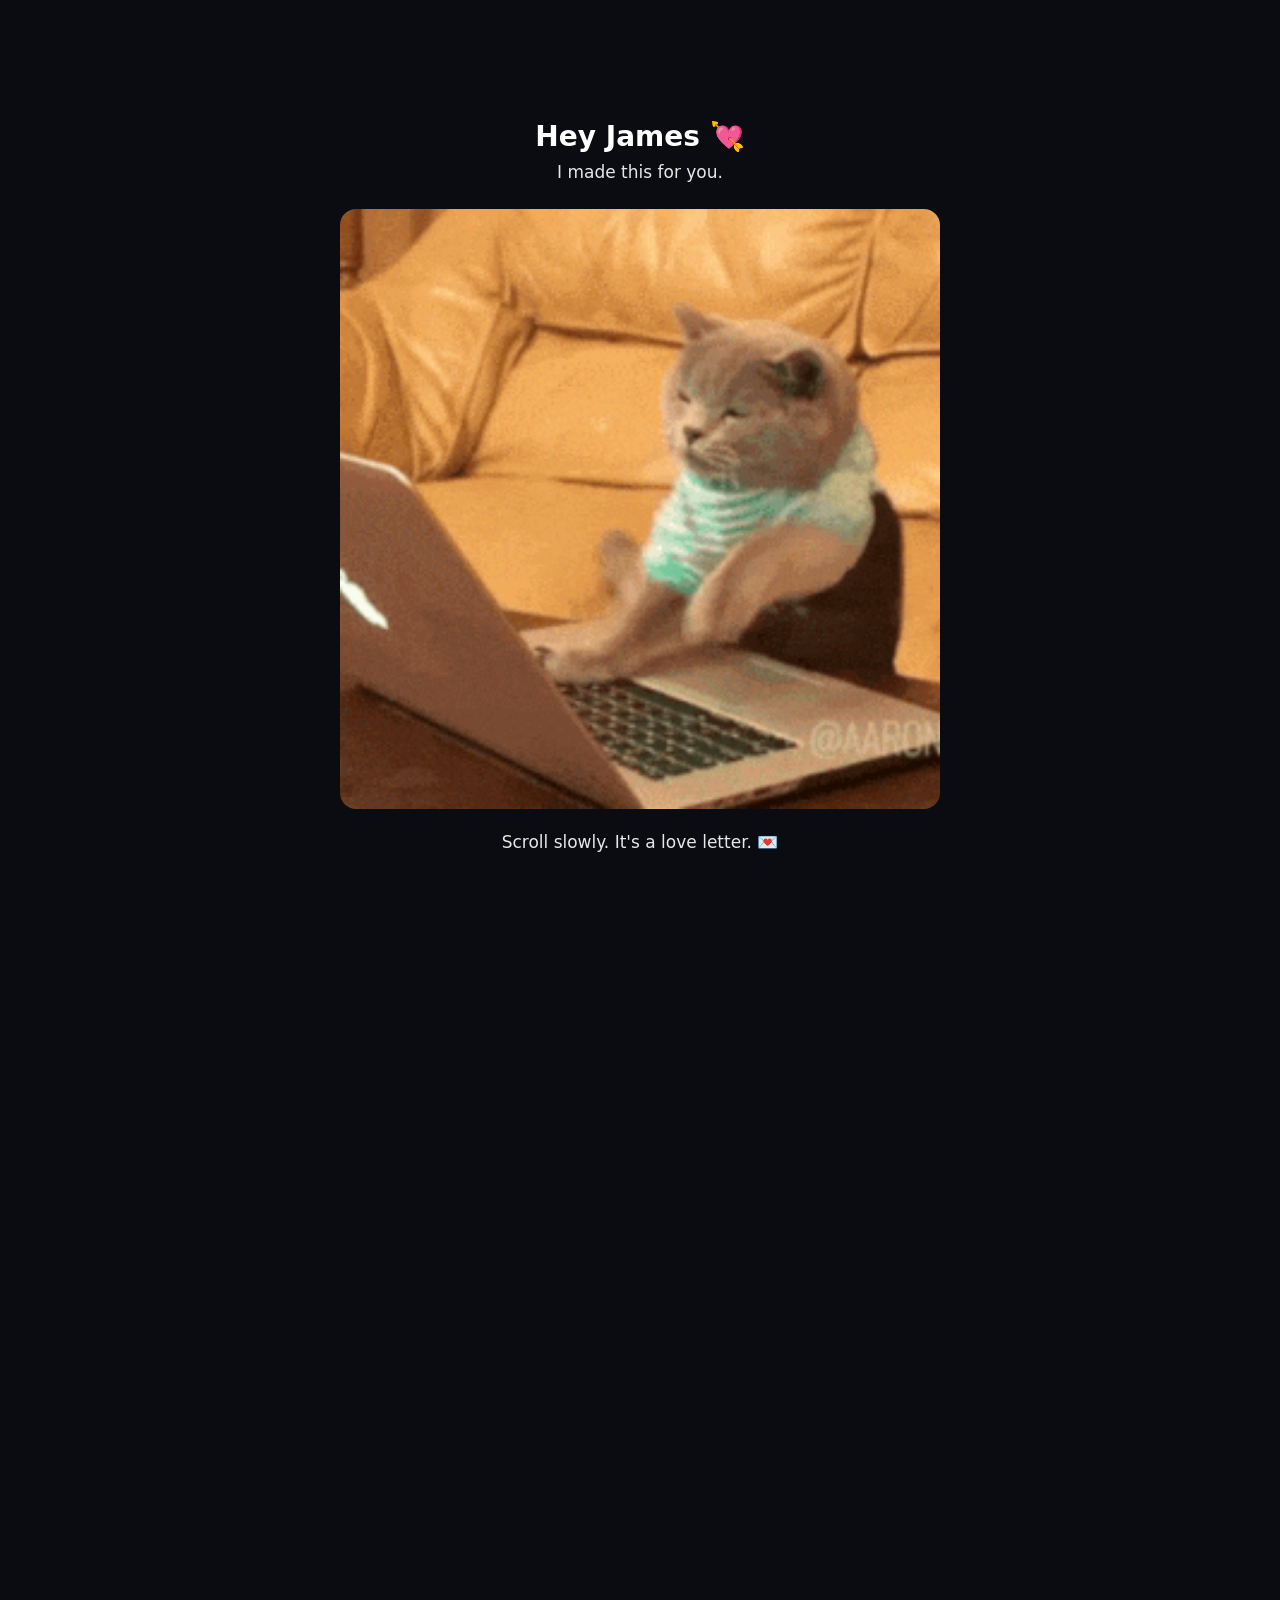
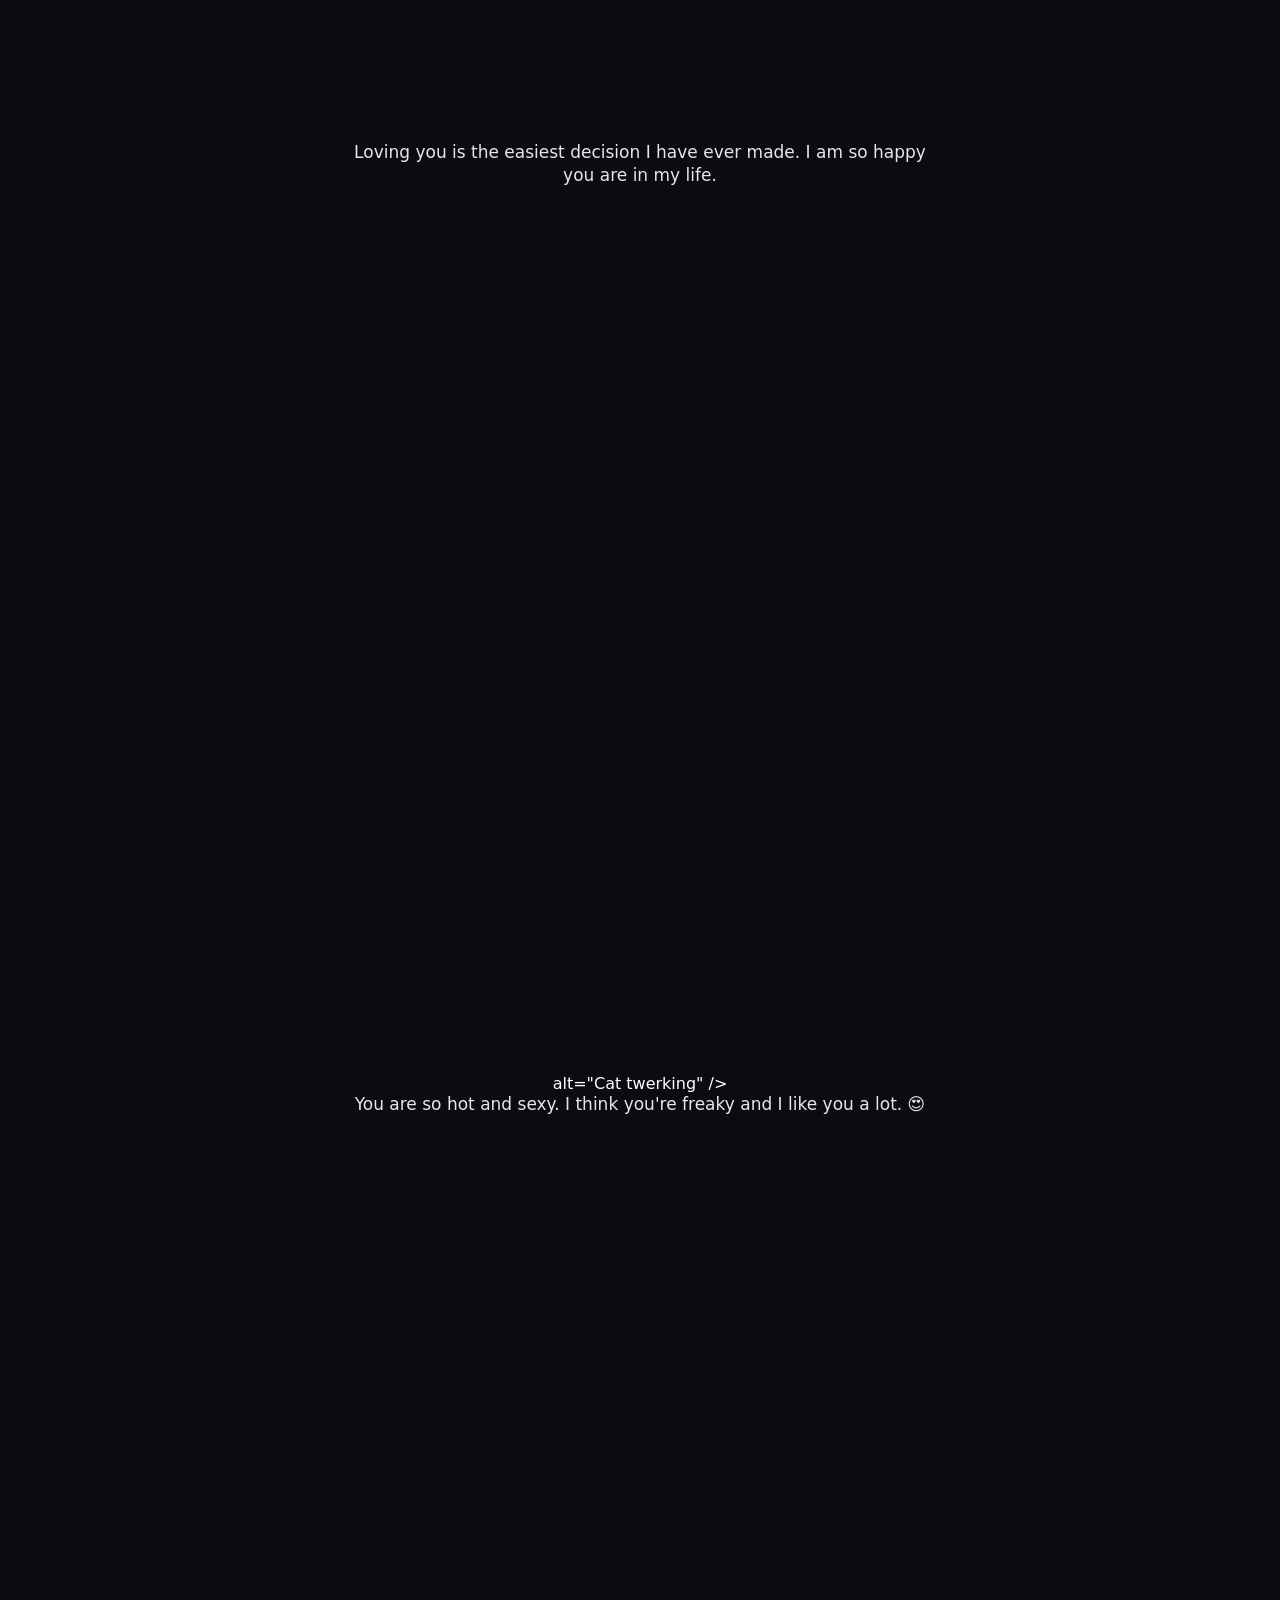
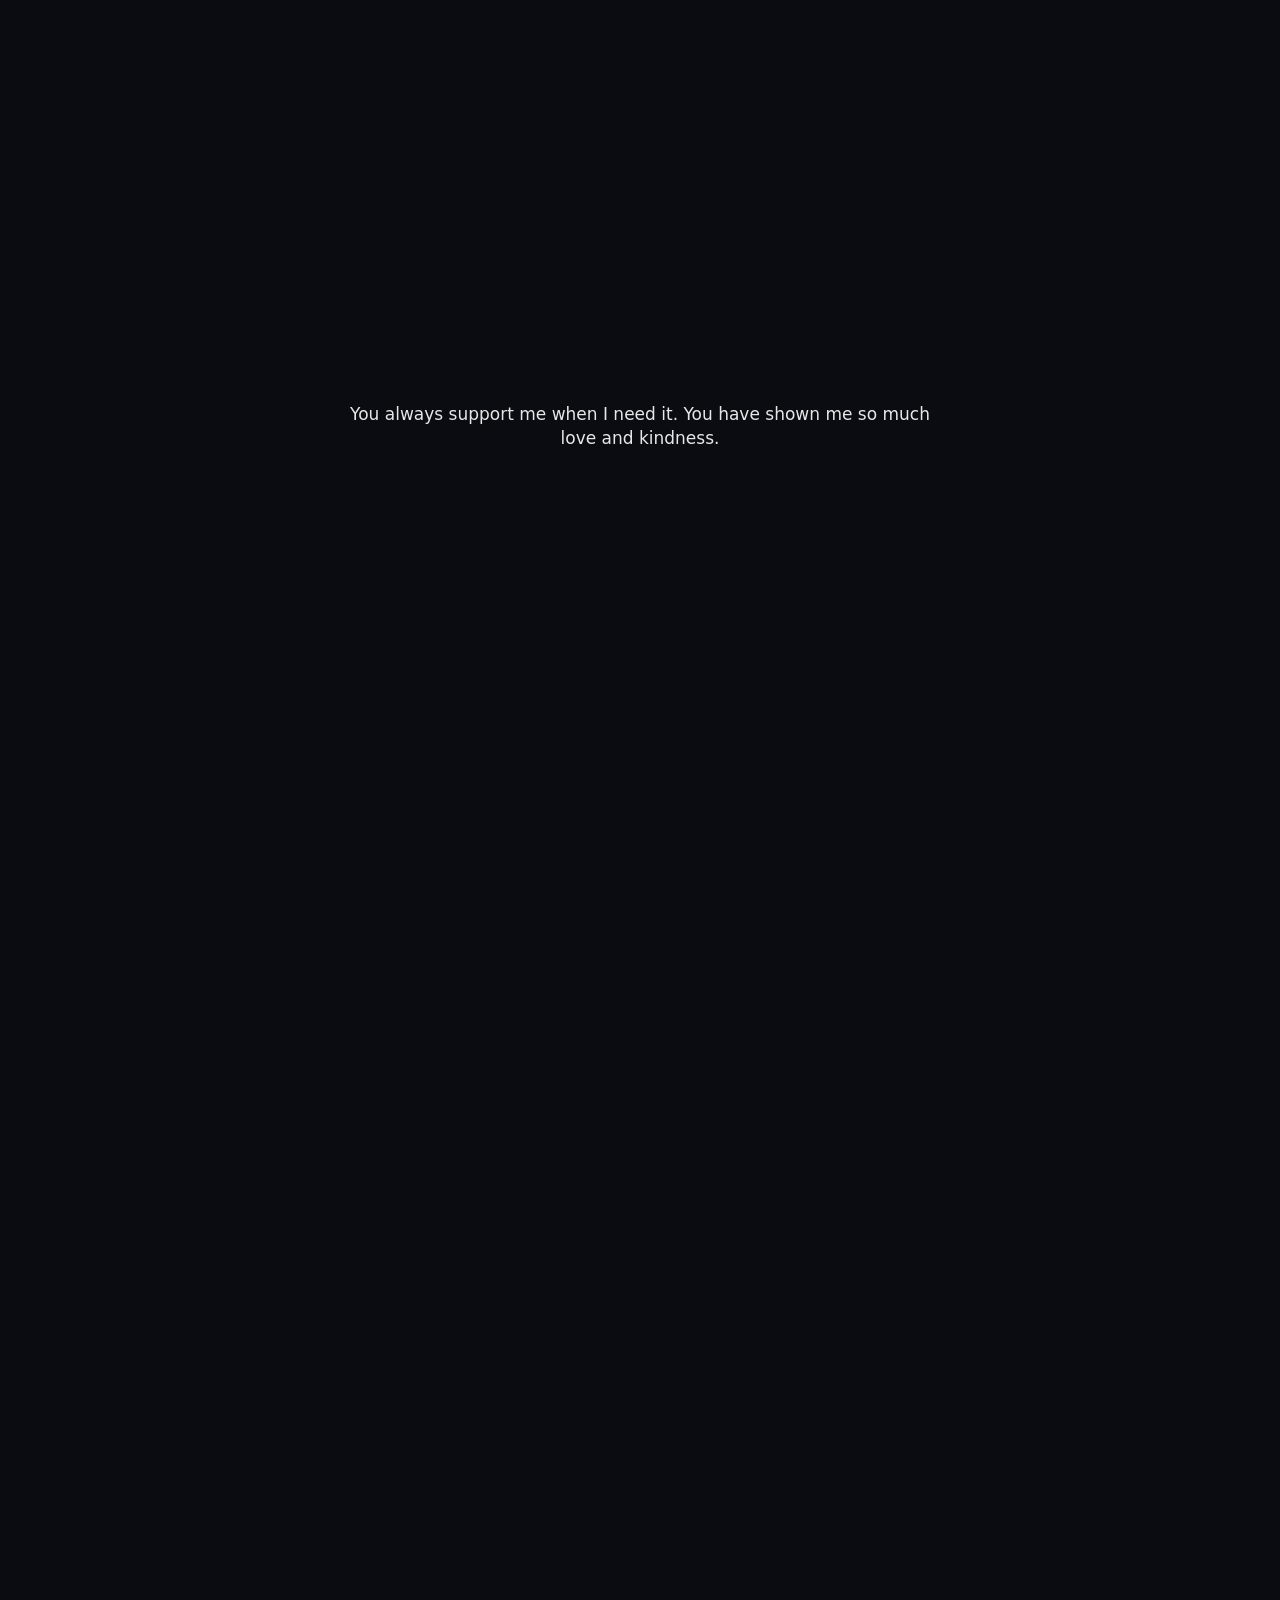
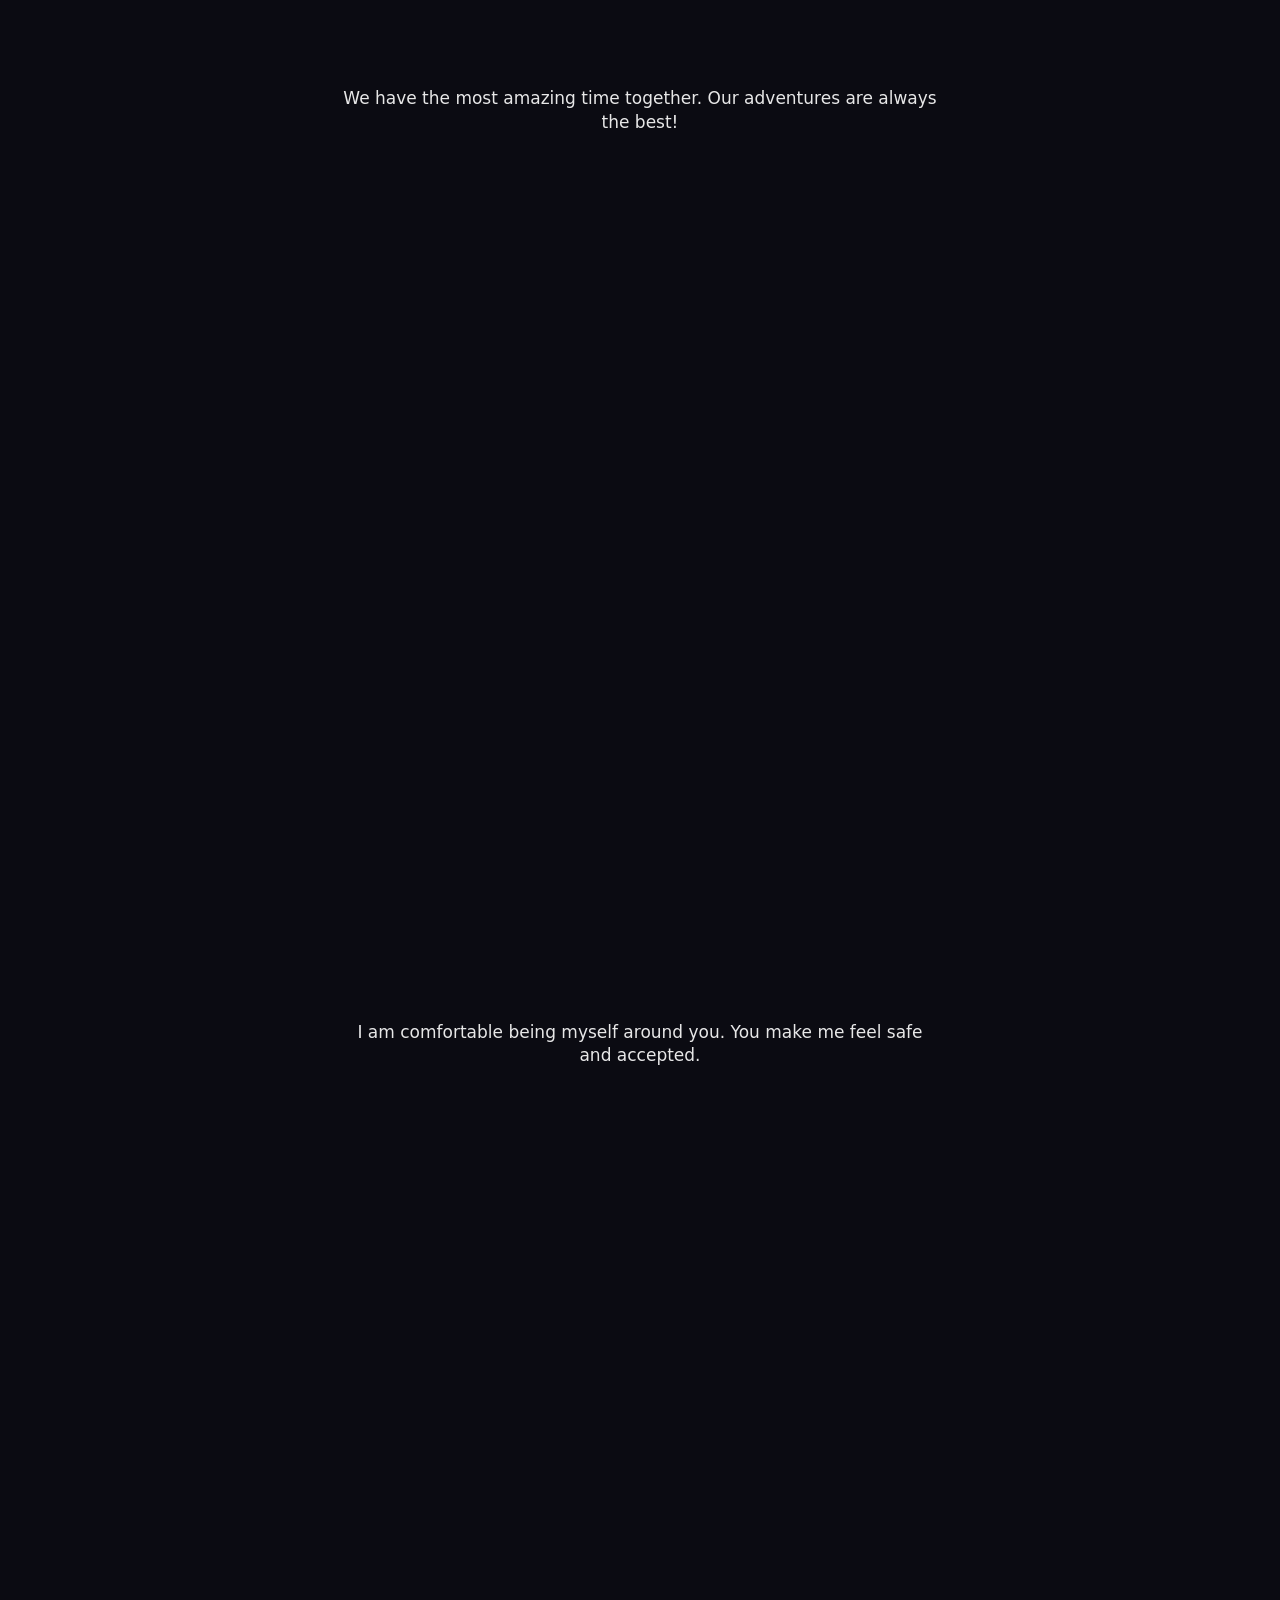
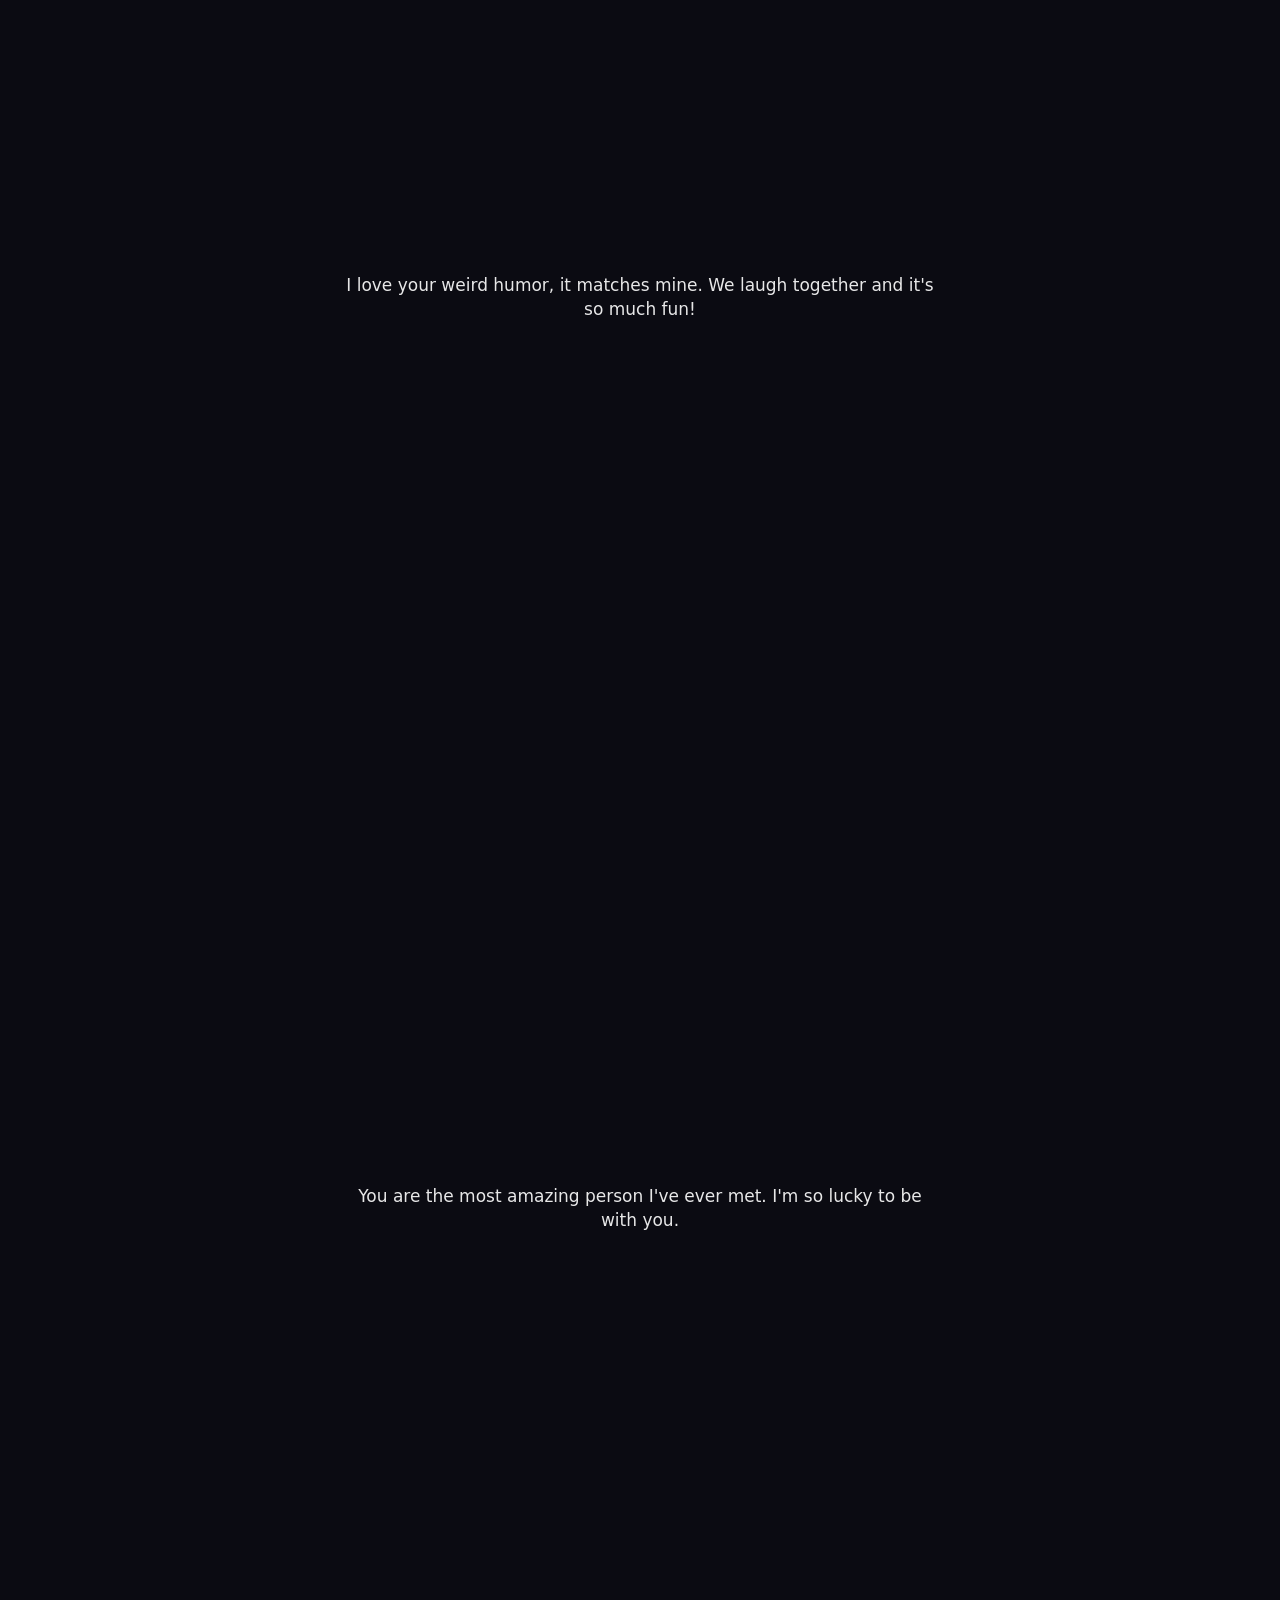
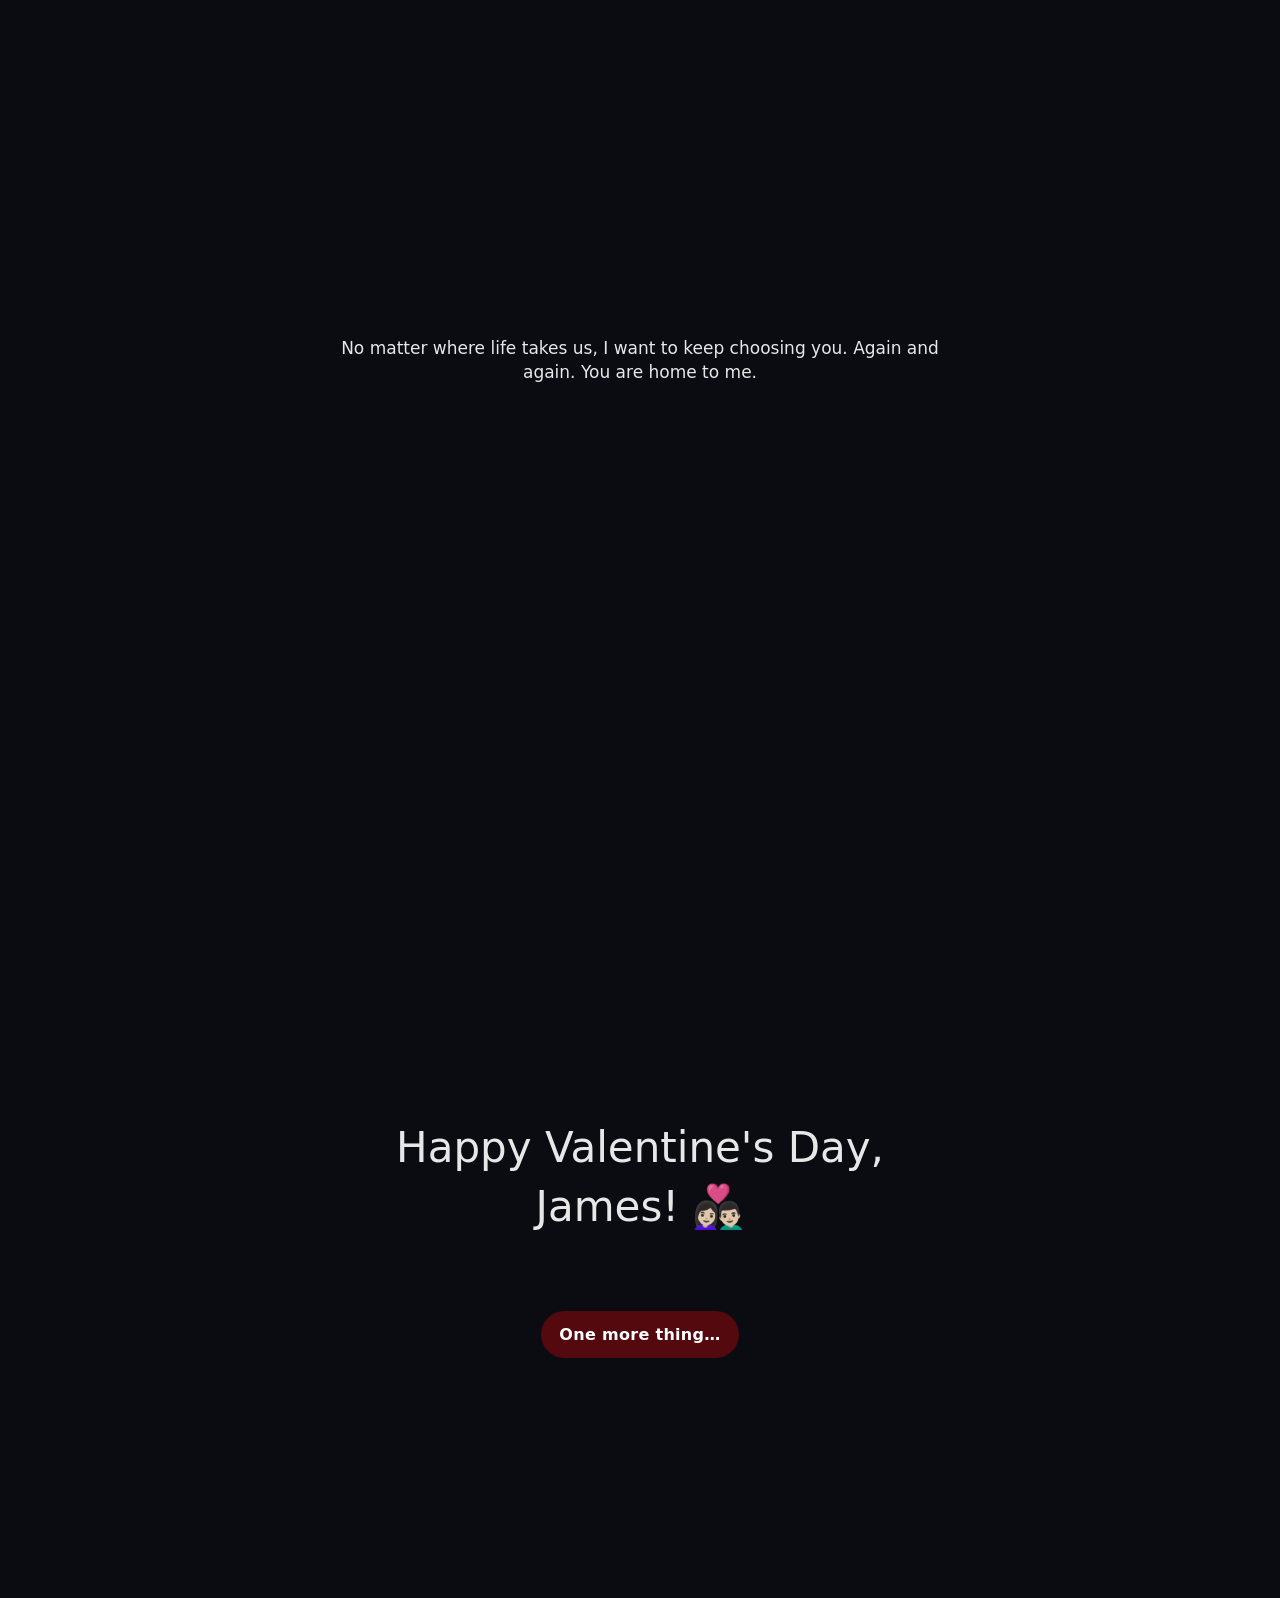
<file: james.html>
<!doctype html>
<html lang="en">

<head>
    <meta charset="utf-8" />
    <meta name="viewport" content="width=device-width, initial-scale=1" />
    <title>For James 💘</title>
    <style>
        body {
            margin: 0;
            background: #0b0b12;
            color: #fff;
            font-family: system-ui, -apple-system, Segoe UI, Roboto, Arial, sans-serif;
            text-align: center;
        }

        section {
            padding: 120px 20px;
            max-width: 600px;
            margin: auto;
        }

        img {
            width: 100%;
            height: auto;
            border-radius: 16px;
            margin-bottom: 18px;
            opacity: 0;
            transition: opacity 0.8s ease-in-out;
            transform: translateY(10px);
            transition: opacity 0.8s ease-in-out, transform 0.8s ease-in-out;
        }

        img.fade-in {
            opacity: 1;
            transform: translateY(0);
        }

        img.fade-out {
            opacity: 0;
            transform: translateY(10px);
        }

        h1 {
            margin: 0 0 8px;
            font-size: 28px;
            font-weight: 700;
        }

        p {
            margin: 0 0 24px;
            font-size: 17px;
            line-height: 1.4;
            opacity: 0.9;
        }




        .hidden-link {
            display: inline-block;
            padding: 14px 18px;
            border-radius: 999px;
            background: rgba(224, 7, 7, 0.34);
            color: #fff;
            text-decoration: none;
            font-weight: 600;
            letter-spacing: 0.3px;
            transition: transform 0.2s ease, background 0.2s ease;
        }

        .hidden-link:hover {
            background: rgba(255, 255, 255, 0.16);
            transform: translateY(-2px);
        }

        .hidden-link:active {
            transform: translateY(0);
        }

        .secret {
            padding-top: 50px;
            padding-bottom: 120px;
        }

        .big-text {
            font-size: 42px;
        }
    </style>
</head>

<body>

    <section>

        <h1>Hey James 💘</h1>
        <p>I made this for you.</p>

        <img src="images/james/1.gif" alt="Cat typing on a laptop" />
        <p>Scroll slowly. It's a love letter. 💌</p>
    </section>

    <section>
        <img src="images/james/2.gif" alt="Sweet love gif" />
        <p>Loving you is the easiest decision I have ever made. I am so happy you are in my life.</p>
    </section>

    <section>
        <img src="images/james/3.gif" alt="Another cute gif" />
        alt="Cat twerking" />
        <p>You are so hot and sexy. I think you're freaky and I like you a lot. 😍</p>
    </section>

    <section>
        <img src="images/james/4.gif" alt="Cat petting head of another cat" />
        <p>You always support me when I need it. You have shown me so much love and kindness.</p>
    </section>

    <section>
        <img src="images/james/5.gif" alt="Cat driving a car" />
        <p>We have the most amazing time together. Our adventures are always the best!</p>
    </section>

    <section>
        <img src="images/james/6.gif" alt="Cat dancing" />
        <p>I am comfortable being myself around you. You make me feel safe and accepted.</p>
    </section>

    <section>
        <img src="images/james/7.gif" alt="Cat laughing" />
        <p>I love your weird humor, it matches mine. We laugh together and it's so much fun!</p>
    </section>

    <section>
        <img src="images/james/8.gif" alt="Cat giving the look" />
        <p>You are the most amazing person I've ever met. I'm so lucky to be with you.</p>
    </section>

    <section>
        <img src="images/james/9.gif" alt="Let's just say..." />

    </section>

    <section>
        <img src="images/james/10.gif" alt="You're the cat's meow" />
        <p>No matter where life takes us, I want to keep choosing you.
            Again and again. You are home to me.
        </p>
    </section>

    <section>
        <img src="images/james/11.gif" alt="Another cute gif" />
        <p class="big-text">Happy Valentine's Day, James! 👩🏻‍❤️‍👨🏻</p>
        <section class="secret"><a href="secret.html" class="hidden-link">
                One more thing…
            </a></section>
    </section>




    <script>
        const images = document.querySelectorAll('img');

        function updateImageVisibility() {
            const windowHeight = window.innerHeight;

            images.forEach(img => {
                const rect = img.getBoundingClientRect();
                const imageTop = rect.top;
                const imageBottom = rect.bottom;

                // Check if image is in viewport
                if (imageBottom > 0 && imageTop < windowHeight) {
                    // Calculate how much of the image is visible (0 to 1)
                    const visibleStart = Math.max(0, -imageTop);
                    const visibleEnd = Math.min(rect.height, windowHeight - imageTop);
                    const visibleAmount = (visibleEnd - visibleStart) / rect.height;

                    // Only fully visible or mostly visible
                    if (visibleAmount > 0.3) {
                        img.classList.remove('fade-out');
                        img.classList.add('fade-in');
                    } else {
                        img.classList.remove('fade-in');
                        img.classList.add('fade-out');
                    }
                } else {
                    // Image is out of viewport
                    img.classList.remove('fade-in');
                    img.classList.add('fade-out');
                }
            });
        }

        // Run on scroll
        window.addEventListener('scroll', updateImageVisibility, { passive: true });

        // Initial check on page load
        window.addEventListener('load', updateImageVisibility);
        updateImageVisibility();
    </script>
</body>

</html>
</file>
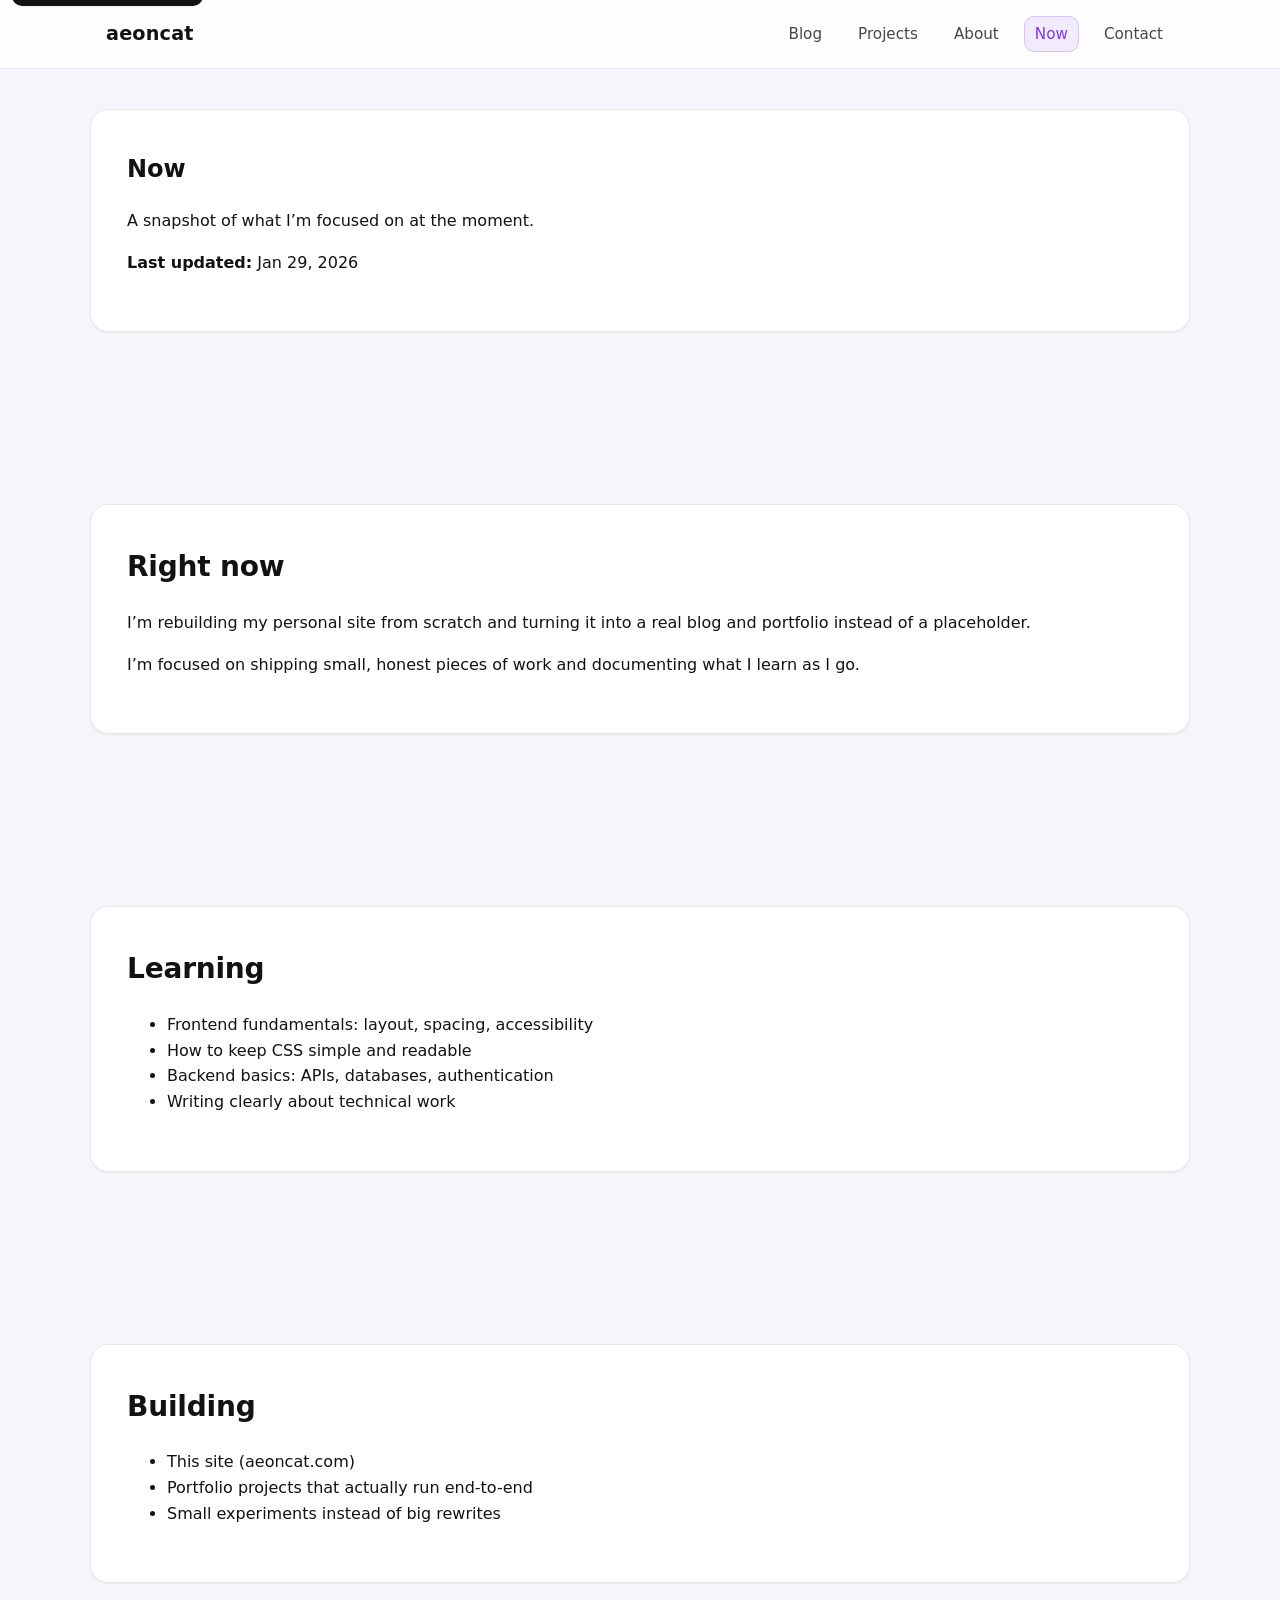
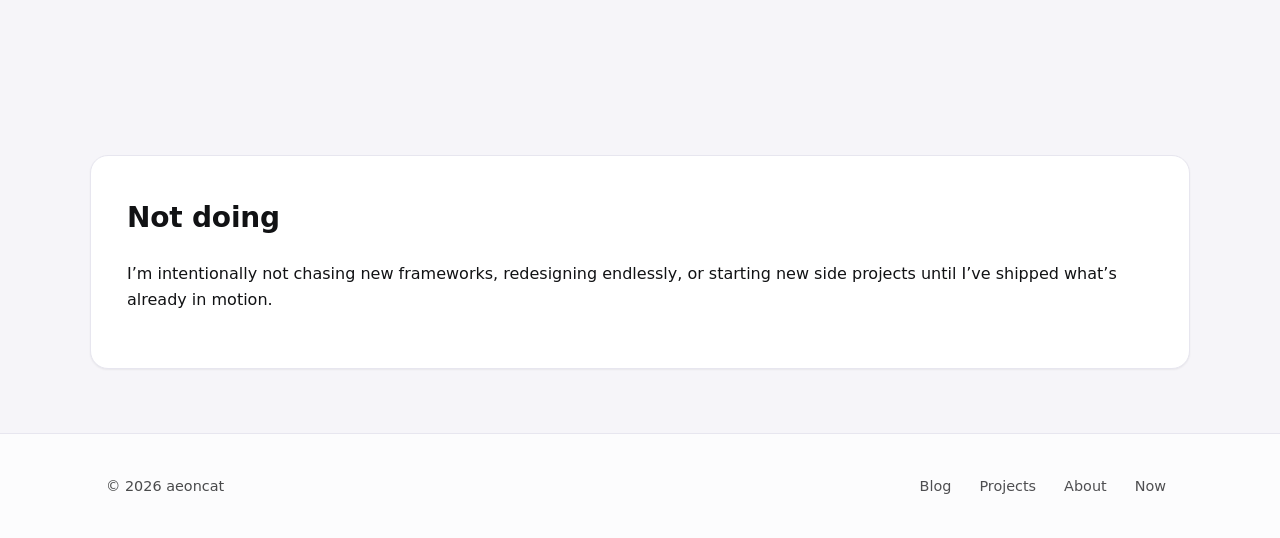
<file: now.html>
<!DOCTYPE html>
<html lang="en">

<head>
    <meta charset="UTF-8" />
    <meta name="viewport" content="width=device-width, initial-scale=1.0" />
    <title>Now — aeoncat</title>

    <meta name="description" content="What aeoncat is focused on right now." />

    <link rel="stylesheet" href="styles.css" />
</head>

<body>

    <!-- Skip link -->
    <a href="#main" class="skip-link">Skip to main content</a>

    <!-- Header -->
    <header class="site-header">
        <div class="container">
            <div class="brand">
                <a href="index.html">aeoncat</a>
            </div>

            <nav class="site-nav">
                <ul>
                    <li><a href="blog.html">Blog</a></li>
                    <li><a href="projects.html">Projects</a></li>
                    <li><a href="about.html">About</a></li>
                    <li><a href="now.html" aria-current="page">Now</a></li>
                    <li><a href="contact.html">Contact</a></li>
                </ul>
            </nav>
        </div>
    </header>

    <!-- Main -->
    <main id="main">

        <section>
            <div class="container">
                <h1>Now</h1>
                <p>
                    A snapshot of what I’m focused on at the moment.
                </p>

                <p>
                    <strong>Last updated:</strong>
                    <time datetime="2026-01-29">Jan 29, 2026</time>
                </p>
            </div>
        </section>

        <section>
            <div class="container">
                <h2>Right now</h2>
                <p>
                    I’m rebuilding my personal site from scratch and turning it into a real
                    blog and portfolio instead of a placeholder.
                </p>

                <p>
                    I’m focused on shipping small, honest pieces of work and documenting
                    what I learn as I go.
                </p>
            </div>
        </section>

        <section>
            <div class="container">
                <h2>Learning</h2>
                <ul>
                    <li>Frontend fundamentals: layout, spacing, accessibility</li>
                    <li>How to keep CSS simple and readable</li>
                    <li>Backend basics: APIs, databases, authentication</li>
                    <li>Writing clearly about technical work</li>
                </ul>
            </div>
        </section>

        <section>
            <div class="container">
                <h2>Building</h2>
                <ul>
                    <li>This site (aeoncat.com)</li>
                    <li>Portfolio projects that actually run end-to-end</li>
                    <li>Small experiments instead of big rewrites</li>
                </ul>
            </div>
        </section>

        <section>
            <div class="container">
                <h2>Not doing</h2>
                <p>
                    I’m intentionally not chasing new frameworks, redesigning endlessly,
                    or starting new side projects until I’ve shipped what’s already in motion.
                </p>
            </div>
        </section>

    </main>

    <!-- Footer -->
    <footer class="site-footer">
        <div class="container">
            <p>&copy; 2026 aeoncat</p>

            <ul class="footer-nav">
                <li><a href="blog.html">Blog</a></li>
                <li><a href="projects.html">Projects</a></li>
                <li><a href="about.html">About</a></li>
                <li><a href="now.html">Now</a></li>
            </ul>
        </div>
    </footer>

</body>

</html>
</file>
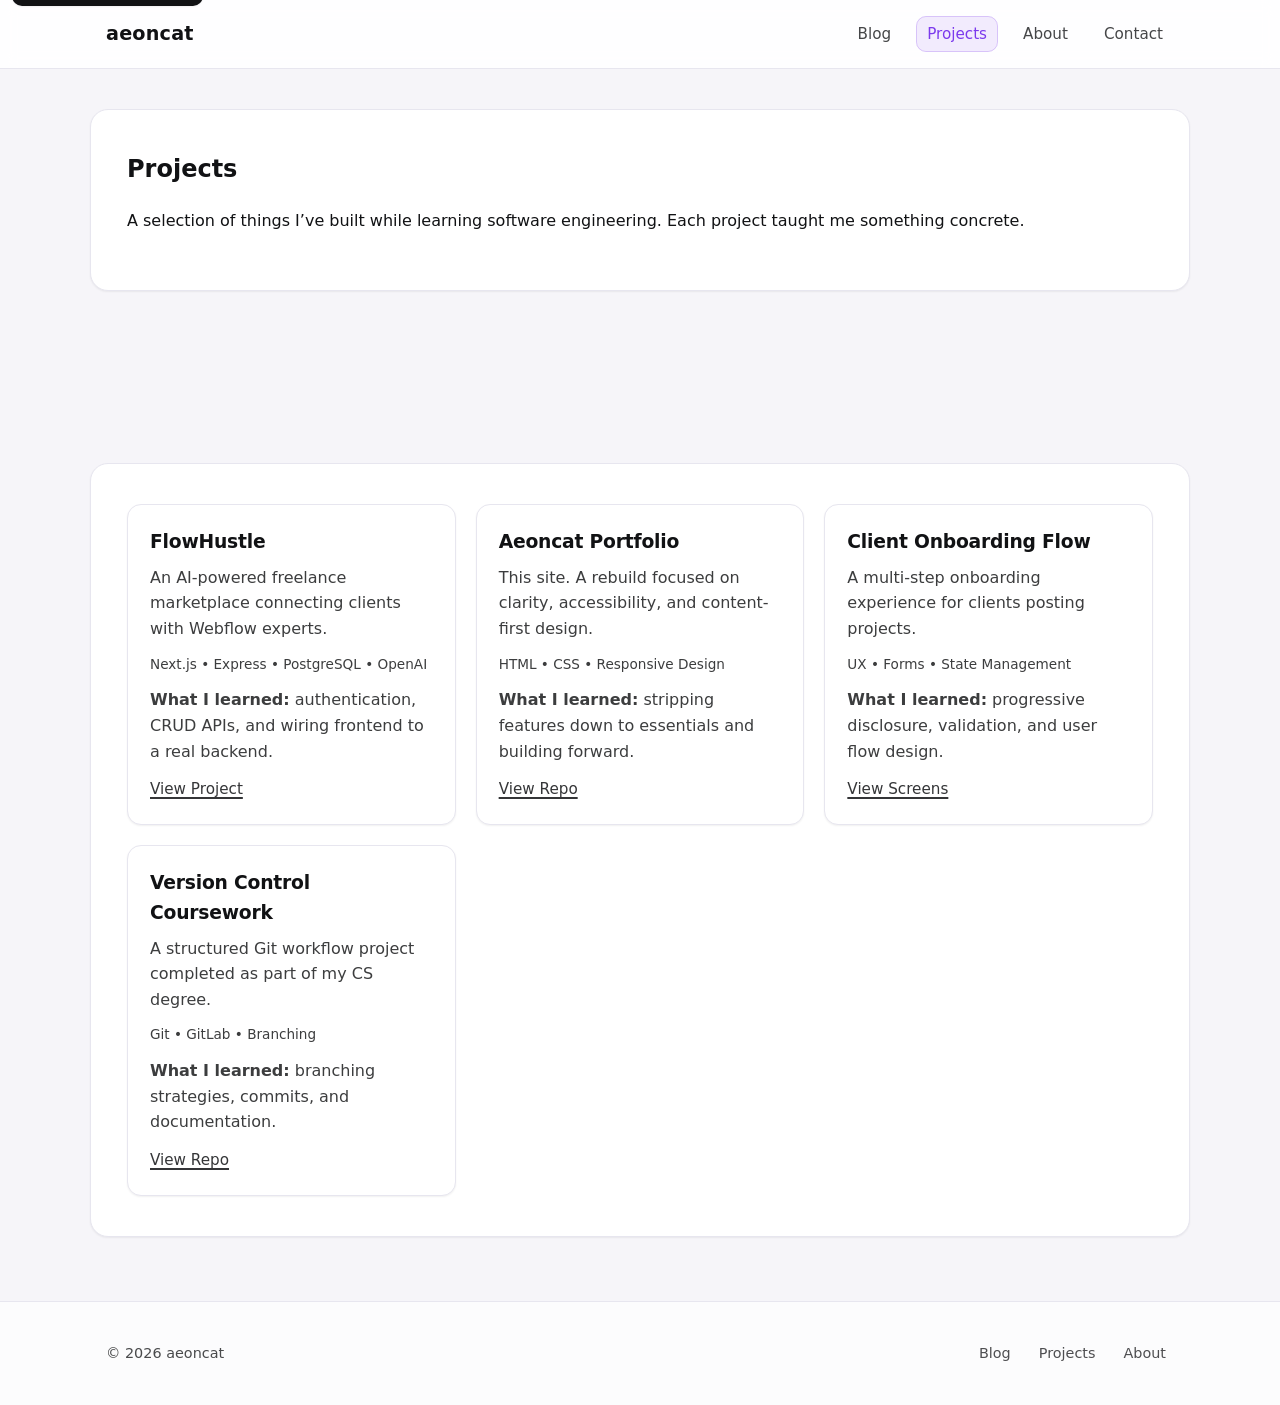
<file: projects.html>
<!DOCTYPE html>
<html lang="en">

<head>
    <meta charset="UTF-8" />
    <meta name="viewport" content="width=device-width, initial-scale=1.0" />
    <title>Projects — aeoncat</title>

    <meta name="description" content="Projects built by aeoncat. Real work, real lessons, no filler." />

    <link rel="stylesheet" href="styles.css" />
</head>

<body>

    <!-- Skip link -->
    <a href="#main" class="skip-link">Skip to main content</a>

    <!-- Header -->
    <header class="site-header">
        <div class="container">
            <div class="brand">
                <a href="index.html">aeoncat</a>
            </div>

            <nav class="site-nav">
                <ul>
                    <li><a href="blog.html">Blog</a></li>
                    <li><a href="projects.html" aria-current="page">Projects</a></li>
                    <li><a href="about.html">About</a></li>
                    <li><a href="contact.html">Contact</a></li>
                </ul>
            </nav>
        </div>
    </header>

    <!-- Main -->
    <main id="main">

        <!-- Page Intro -->
        <section>
            <div class="container">
                <h1>Projects</h1>
                <p>
                    A selection of things I’ve built while learning software engineering.
                    Each project taught me something concrete.
                </p>
            </div>
        </section>

        <!-- Projects List -->
        <section class="featured-projects">
            <div class="container">

                <div class="project-grid">

                    <article class="project-card">
                        <h3>FlowHustle</h3>
                        <p>
                            An AI-powered freelance marketplace connecting clients with Webflow experts.
                        </p>
                        <p class="tags">Next.js • Express • PostgreSQL • OpenAI</p>
                        <p>
                            <strong>What I learned:</strong> authentication, CRUD APIs,
                            and wiring frontend to a real backend.
                        </p>
                        <a href="#" class="link">View Project</a>
                    </article>

                    <article class="project-card">
                        <h3>Aeoncat Portfolio</h3>
                        <p>
                            This site. A rebuild focused on clarity, accessibility,
                            and content-first design.
                        </p>
                        <p class="tags">HTML • CSS • Responsive Design</p>
                        <p>
                            <strong>What I learned:</strong> stripping features down
                            to essentials and building forward.
                        </p>
                        <a href="#" class="link">View Repo</a>
                    </article>

                    <article class="project-card">
                        <h3>Client Onboarding Flow</h3>
                        <p>
                            A multi-step onboarding experience for clients posting projects.
                        </p>
                        <p class="tags">UX • Forms • State Management</p>
                        <p>
                            <strong>What I learned:</strong> progressive disclosure,
                            validation, and user flow design.
                        </p>
                        <a href="#" class="link">View Screens</a>
                    </article>

                    <article class="project-card">
                        <h3>Version Control Coursework</h3>
                        <p>
                            A structured Git workflow project completed as part of my CS degree.
                        </p>
                        <p class="tags">Git • GitLab • Branching</p>
                        <p>
                            <strong>What I learned:</strong> branching strategies,
                            commits, and documentation.
                        </p>
                        <a href="#" class="link">View Repo</a>
                    </article>

                </div>
            </div>
        </section>

    </main>

    <!-- Footer -->
    <footer class="site-footer">
        <div class="container">
            <p>&copy; 2026 aeoncat</p>

            <ul class="footer-nav">
                <li><a href="blog.html">Blog</a></li>
                <li><a href="projects.html">Projects</a></li>
                <li><a href="about.html">About</a></li>
            </ul>
        </div>
    </footer>

</body>

</html>
</file>
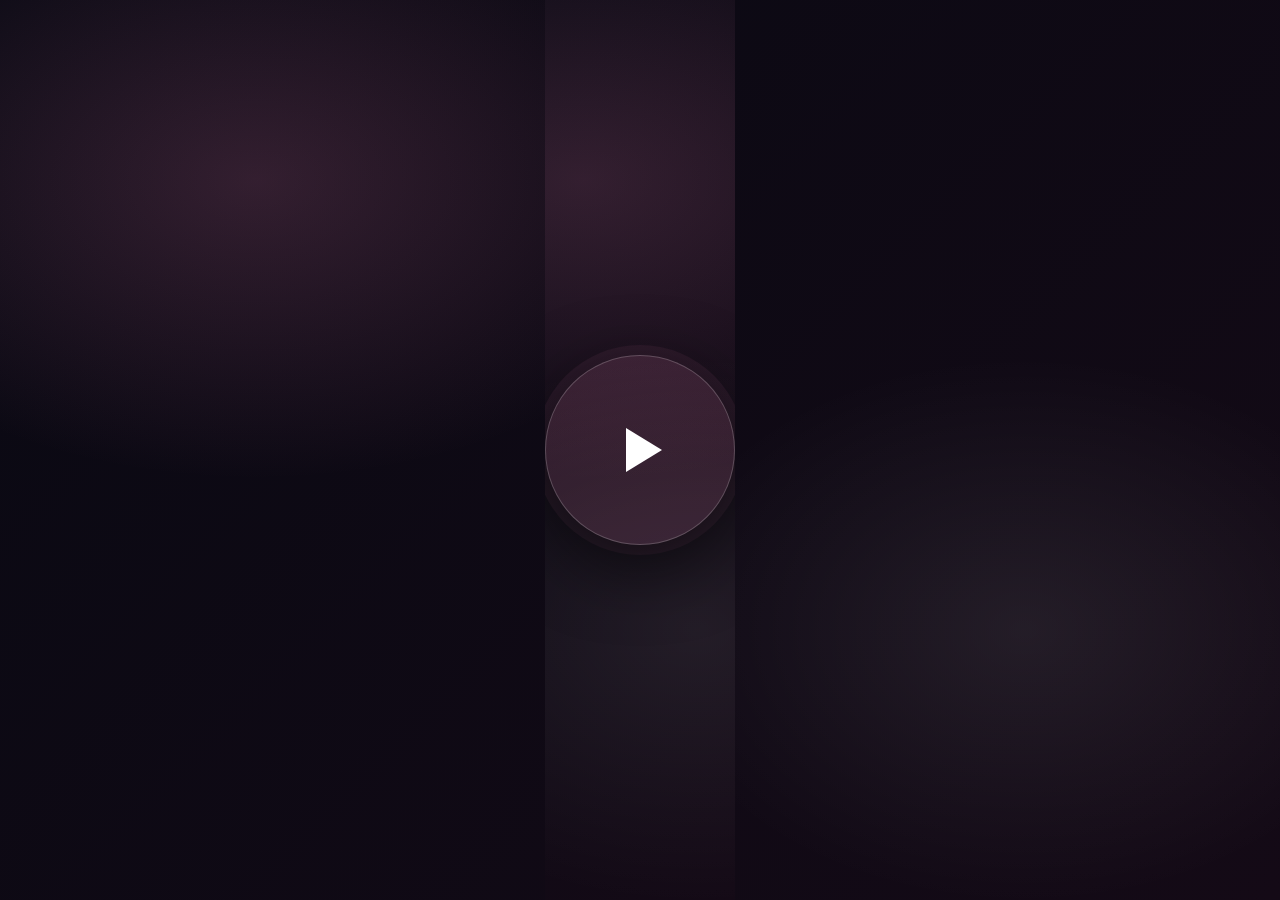
<file: ps.html>
<!doctype html>
<html lang="en">

<head>
    <meta charset="utf-8" />
    <meta name="viewport" content="width=device-width, initial-scale=1" />
    <title>For James ❤️</title>

    <style>
        html,
        body {
            height: 100%;
            margin: 0;
            display: grid;
            place-items: center;
            font-family: system-ui, -apple-system, "Segoe UI", Roboto, Arial;
            overflow: hidden;

            background:
                radial-gradient(800px 500px at 20% 20%, rgba(234, 128, 176, .18), transparent 60%),
                radial-gradient(700px 500px at 80% 70%, rgba(255, 255, 255, .08), transparent 55%),
                linear-gradient(135deg, #090913, #140a16);
        }

        /* BIG romantic button */
        .play-btn {
            width: 190px;
            height: 190px;
            border-radius: 999px;
            border: 1px solid rgba(255, 255, 255, .2);
            background: rgba(234, 128, 176, .15);
            display: grid;
            place-items: center;
            cursor: pointer;

            box-shadow:
                0 20px 70px rgba(0, 0, 0, .6),
                0 0 0 10px rgba(234, 128, 176, .07);

            transition: .2s;

            animation: breathe 3s infinite;
        }

        @keyframes breathe {
            0% {
                box-shadow: 0 0 0 0 rgba(234, 128, 176, .25);
            }

            70% {
                box-shadow: 0 0 0 25px rgba(234, 128, 176, 0);
            }

            100% {
                box-shadow: 0 0 0 0 rgba(234, 128, 176, 0);
            }
        }



        .play-btn:hover {
            transform: translateY(-3px);
        }

        .play-btn:active {
            transform: translateY(0);
        }

        /* triangle */
        .play-icon {
            width: 0;
            height: 0;
            border-top: 22px solid transparent;
            border-bottom: 22px solid transparent;
            border-left: 36px solid white;
            margin-left: 8px;
        }
    </style>
</head>

<body>

    <button class="play-btn" onclick="playAudio()">
        <div class="play-icon"></div>
    </button>

    <audio id="voice" preload="metadata">
        <source src="audio/for-james.mp3?v=2" type="audio/mpeg">
    </audio>


    <script>
        window.onload = () => alert("Put your headphones in ❤️");

        const audioEl = document.getElementById("voice");

        function playAudio() {
            audioEl.play()
                .then(() => console.log("Playing ✅"))
                .catch((err) => {
                    console.log("Play failed ❌", err);
                    alert(err.name + ": " + err.message);
                });
        }
    </script>


</body>

</html>
</file>
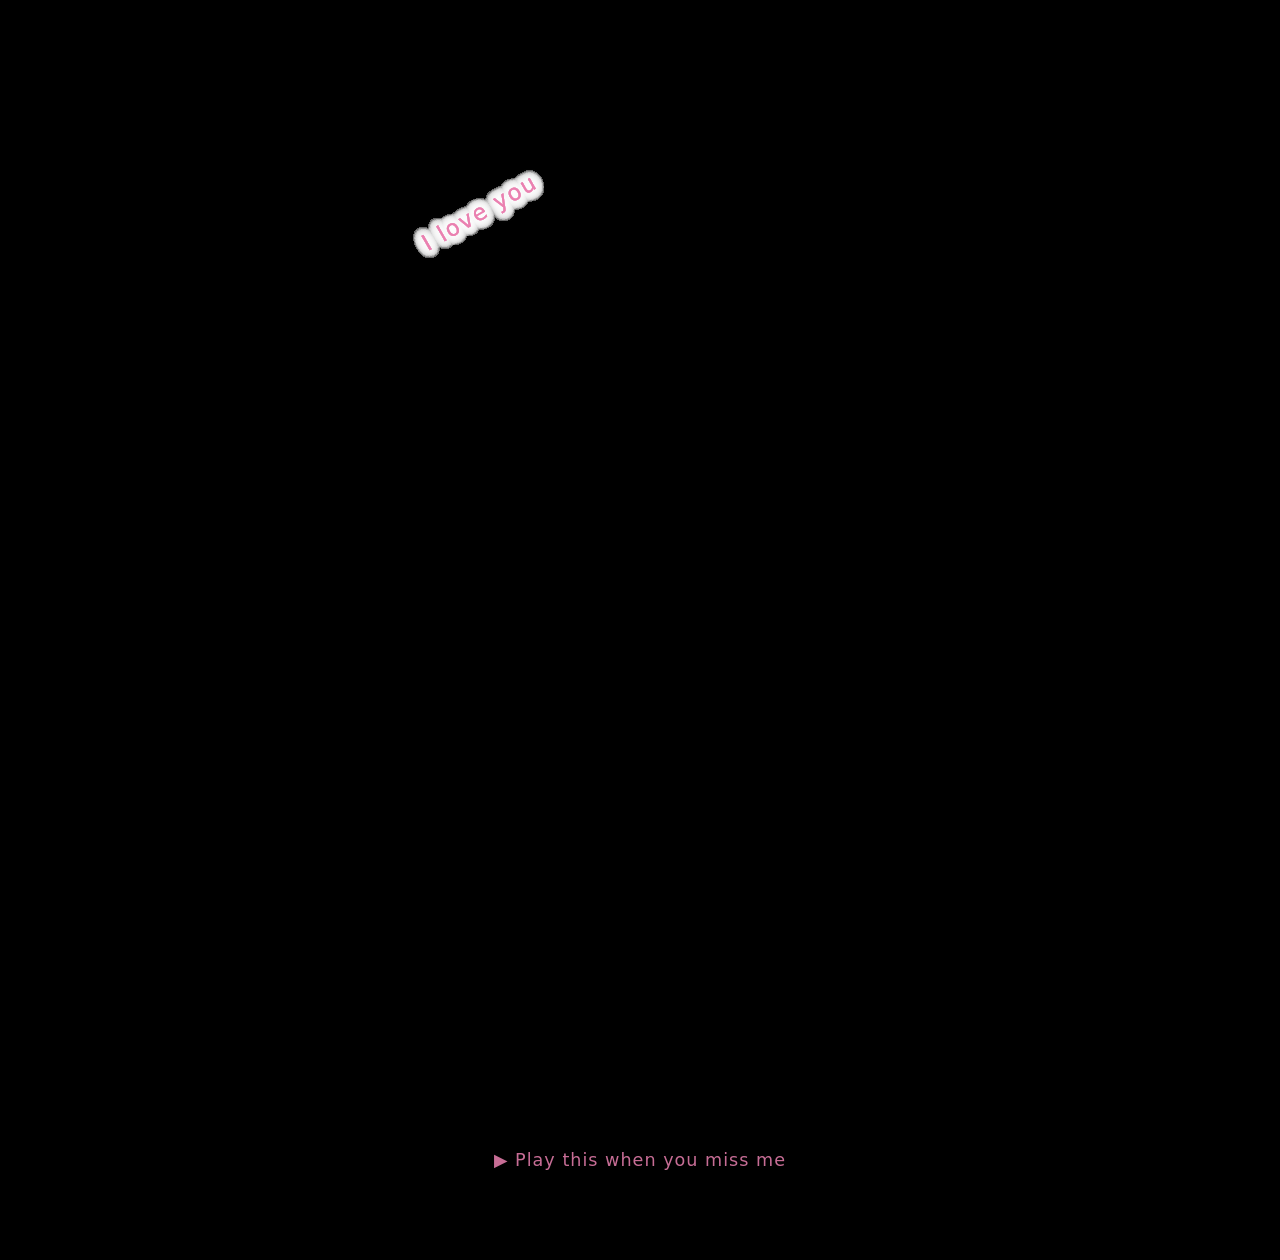
<file: secret.html>
<!DOCTYPE html>
<html lang="en">

<head>
  <meta charset="UTF-8" />
  <title>I love you</title>
  <meta name="viewport" content="width=device-width, initial-scale=1" />
  <style>
    /* --- Base page --- */
    body {
      background: #000;
      height: 140vh;
      margin: 0;
      overflow-x: hidden;
      font-family: system-ui, -apple-system, "Segoe UI", Roboto, Arial, sans-serif;
    }


    @keyframes fadeIn {
      to {
        opacity: 1;
      }
    }

    /* --- Quick links (translated) --- */
    .quick-link {
      position: fixed;
      right: 10px;
      width: 35px;
      height: 35px;
      z-index: 999;
      background: #696969;
      border-radius: 50%;
      padding: 1px;
      text-align: center;
      color: #ddd;
      text-decoration: none;
      line-height: 35px;
      font-size: 13px;

    }

    .quick-link:nth-of-type(1) {
      top: 10%;
    }

    /* Create */
    .quick-link:nth-of-type(2) {
      top: 4%;
      z-index: 998;
    }

    /* More */
    .quick-link:nth-of-type(3) {
      top: 16%;
      z-index: 997;
    }

    /* Source Code */
    .quick-link:nth-of-type(4) {
      top: 22%;
      z-index: 996;
    }

    /* Gift */

    /* --- Love words --- */


    #ui .love {
      position: absolute;
      top: 50%;
      left: 50%;
      margin: -225px 0 0 -225px;
      /* per-item delay via CSS variable --i (1..N) */
      --i: 1;
    }

    #ui .love:last-child .love_word {
      color: #fff;
      font-size: 2rem;
      text-shadow: 0 0 10px #ea80b0;
    }

    /* Make the last item match the others */
    #ui .love:last-child .love_word {
      color: #ea80b0;
      font-size: 1.4rem;
      text-shadow: 0 0 10px #fff;
    }

    #ui .love_word {
      color: #ea80b0;
      font-size: 1.4rem;
      transform: translateY(-100%) rotateZ(-30deg);
      text-shadow: 0 0 10px #fff;
      letter-spacing: 2px;
      white-space: nowrap;
    }

    #ui .love_horizontal {
      animation: horizontal 10000ms infinite alternate ease-in-out;
      animation-delay: calc(var(--i) * -300ms);
    }

    #ui .love_vertical {
      animation: vertical 20000ms infinite linear;
      animation-delay: calc(var(--i) * -300ms);
    }

    /* --- Animations (unchanged) --- */
    @keyframes horizontal {
      from {
        transform: translateX(0px);
      }

      to {
        transform: translateX(450px);
      }
    }

    @keyframes vertical {
      0% {
        transform: translateY(180px);
      }

      10% {
        transform: translateY(45px);
      }

      15% {
        transform: translateY(4.5px);
      }

      18% {
        transform: translateY(0px);
      }

      20% {
        transform: translateY(4.5px);
      }

      22% {
        transform: translateY(34.61538px);
      }

      24% {
        transform: translateY(64.28571px);
      }

      25% {
        transform: translateY(112.5px);
      }

      26% {
        transform: translateY(64.28571px);
      }

      28% {
        transform: translateY(34.61538px);
      }

      30% {
        transform: translateY(4.5px);
      }

      32% {
        transform: translateY(0px);
      }

      35% {
        transform: translateY(4.5px);
      }

      40% {
        transform: translateY(45px);
      }

      50% {
        transform: translateY(180px);
      }

      71% {
        transform: translateY(428.57143px);
      }

      72.5% {
        transform: translateY(441.17647px);
      }

      75% {
        transform: translateY(450px);
      }

      77.5% {
        transform: translateY(441.17647px);
      }

      79% {
        transform: translateY(428.57143px);
      }

      100% {
        transform: translateY(180px);
      }
    }


    .ps {
      height: 130vh;
      display: flex;
      align-items: flex-end;
      justify-content: center;
      padding-bottom: 60px;
    }

    .ps a {
      color: #ea80b0;
      text-decoration: none;
      font-size: 1.1rem;
      letter-spacing: 1px;
      opacity: 0.85;
      transition: transform .25s ease, opacity .25s ease;
    }

    .ps a:hover {
      transform: translateY(-4px);
      opacity: 1;
    }
  </style>
</head>

<body>
  <!-- Translated quick links (you can keep or remove the URLs) -->


  <div id="ui"></div>

  <div class="ps">
    <a href="ps.html">
      ▶️ Play this when you miss me
    </a>
  </div>





  <script>
    // Create N floating “I love you” items (was multilingual; now all English)
    const N = 100;     // adjust if you want fewer/more
    const ui = document.getElementById('ui');

    for (let i = 1; i <= N; i++) {
      const love = document.createElement('div');
      love.className = 'love';
      love.style.setProperty('--i', i);

      const h = document.createElement('div');
      h.className = 'love_horizontal';

      const v = document.createElement('div');
      v.className = 'love_vertical';

      const word = document.createElement('div');
      word.className = 'love_word';
      word.textContent = 'I love you';

      v.appendChild(word);
      h.appendChild(v);
      love.appendChild(h);
      ui.appendChild(love);
    }
  </script>
</body>

</html>
</file>
<file: styles.css>
/* -----------------------
   Theme (Lavender / Gray / Soft Black)
------------------------ */
:root {
    --bg: #f6f5f9;
    /* page background (light gray-lavender) */
    --surface: #ffffff;
    /* cards / header */
    --surface-2: #f2f1f7;
    /* soft section background */
    --text: #111214;
    /* soft black */
    --muted: #5b5f6a;
    /* muted text */
    --border: #e7e6ef;
    /* lavender-gray border */
    --accent: #7c3aed;
    /* lavender (primary) */
    --accent-2: #a78bfa;
    /* lighter lavender */
    --focus: rgba(124, 58, 237, 0.35);

    --radius-sm: 10px;
    --radius: 14px;
    --radius-lg: 18px;

    --shadow-sm: 0 1px 2px rgba(17, 18, 20, 0.06);
    --shadow: 0 10px 24px rgba(17, 18, 20, 0.08);
    --shadow-hover: 0 14px 34px rgba(17, 18, 20, 0.12);

    --container: 1100px;
}

/* -----------------------
   Base Reset
------------------------ */
*,
*::before,
*::after {
    box-sizing: border-box;
}

html {
    font-size: 100%;
}

body {
    margin: 0;
    font-family: system-ui, -apple-system, BlinkMacSystemFont, "Segoe UI",
        Roboto, Helvetica, Arial, sans-serif;
    line-height: 1.6;
    color: var(--text);
    background-color: var(--bg);
}

/* Better defaults */
img {
    max-width: 100%;
    height: auto;
    display: block;
}

a {
    color: inherit;
}

:focus-visible {
    outline: 3px solid var(--focus);
    outline-offset: 3px;
    border-radius: 8px;
}

/* -----------------------
   Accessibility
------------------------ */
.skip-link {
    position: absolute;
    top: -40px;
    left: 12px;
    background: var(--text);
    color: #fff;
    padding: 10px 12px;
    z-index: 100;
    border-radius: 10px;
    box-shadow: var(--shadow-sm);
}

.skip-link:focus {
    top: 12px;
}

/* -----------------------
   Layout Helpers
------------------------ */
.container {
    max-width: var(--container);
    padding: 0 16px;
    margin: 0 auto;
}

/* -----------------------
   Header
------------------------ */
.site-header {
    border-bottom: 1px solid var(--border);
    background-color: rgba(255, 255, 255, 0.9);
    backdrop-filter: blur(8px);
}

.site-header .container {
    display: flex;
    align-items: center;
    justify-content: space-between;
    min-height: 68px;
    padding-top: 8px;
    padding-bottom: 8px;
}

.brand a {
    font-weight: 800;
    font-size: 1.2rem;
    text-decoration: none;
    color: var(--text);
    letter-spacing: 0.2px;
}

.brand a:hover {
    color: var(--accent);
}

.site-nav ul {
    list-style: none;
    margin: 0;
    padding: 0;
    display: flex;
    gap: 14px;
    flex-wrap: wrap;
    align-items: center;
}

.site-nav a {
    text-decoration: none;
    color: rgba(17, 18, 20, 0.78);
    font-size: 0.95rem;
    padding: 8px 10px;
    border-radius: 10px;
    border: 1px solid transparent;
}

.site-nav a:hover {
    color: var(--text);
    background: rgba(124, 58, 237, 0.08);
    border-color: rgba(124, 58, 237, 0.18);
}

.site-nav a[aria-current="page"] {
    color: var(--accent);
    background: rgba(124, 58, 237, 0.10);
    border-color: rgba(124, 58, 237, 0.22);
}

/* -----------------------
   Sections
------------------------ */
section {
    padding: 64px 0;
}

section h2 {
    margin-top: 0;
    margin-bottom: 20px;
    font-size: 1.75rem;
    letter-spacing: -0.2px;
}

main>section:first-child {
    padding-top: 40px;
}

/* -----------------------
   Hero
------------------------ */
.hero .container {
    background: linear-gradient(180deg,
            rgba(167, 139, 250, 0.12),
            rgba(124, 58, 237, 0.06));
    border: 1px solid rgba(124, 58, 237, 0.16);
    border-radius: var(--radius-lg);
    box-shadow: var(--shadow);
    padding: 36px 18px;
}

.hero h1 {
    font-size: 2.5rem;
    line-height: 1.15;
    margin: 0 0 14px 0;
    letter-spacing: -0.6px;
}

.hero p {
    max-width: 640px;
    font-size: 1.1rem;
    margin: 0 0 22px 0;
    color: rgba(17, 18, 20, 0.78);
}

.hero-actions {
    display: flex;
    gap: 12px;
    flex-wrap: wrap;
}

/* -----------------------
   Buttons & Links
------------------------ */
.btn {
    display: inline-block;
    padding: 11px 16px;
    border-radius: 12px;
    font-size: 0.95rem;
    text-decoration: none;
    border: 1px solid var(--border);
    box-shadow: var(--shadow-sm);
    transition: transform 140ms ease, box-shadow 140ms ease, border-color 140ms ease,
        background-color 140ms ease, color 140ms ease;
}

.btn.primary {
    background: var(--accent);
    border-color: rgba(124, 58, 237, 0.35);
    color: #fff;
}

.btn.secondary {
    background: var(--surface);
    color: var(--text);
}

.btn:hover {
    transform: translateY(-1px);
    box-shadow: var(--shadow);
    border-color: rgba(124, 58, 237, 0.25);
}

.btn.primary:hover {
    background: #6d28d9;
    /* slightly deeper lavender */
}

.link {
    font-size: 0.95rem;
    text-decoration: underline;
    text-decoration-thickness: 2px;
    text-underline-offset: 3px;
    color: rgba(17, 18, 20, 0.85);
}

.link:hover {
    color: var(--accent);
}

/* -----------------------
   Featured Projects
------------------------ */
.project-grid {
    display: grid;
    grid-template-columns: 1fr;
    gap: 20px;
}

.project-card {
    background: var(--surface);
    border: 1px solid var(--border);
    border-radius: var(--radius);
    padding: 22px;
    box-shadow: var(--shadow-sm);
    transition: transform 140ms ease, box-shadow 140ms ease, border-color 140ms ease;
}

.project-card:hover {
    transform: translateY(-2px);
    box-shadow: var(--shadow-hover);
    border-color: rgba(124, 58, 237, 0.22);
}

.project-card h3 {
    margin: 0 0 8px 0;
    letter-spacing: -0.2px;
}

.project-card p {
    margin: 0 0 12px 0;
    color: rgba(17, 18, 20, 0.82);
}

.tags {
    font-size: 0.85rem;
    color: var(--muted);
}

/* -----------------------
   Blog Posts
------------------------ */
.post-list {
    list-style: none;
    padding: 0;
    margin: 0;
    background: var(--surface);
    border: 1px solid var(--border);
    border-radius: var(--radius);
    box-shadow: var(--shadow-sm);
    overflow: hidden;
}

.post-list li {
    padding: 18px 18px;
    border-bottom: 1px solid var(--border);
}

.post-list li:last-child {
    border-bottom: none;
}

.post-list a {
    text-decoration: none;
    color: inherit;
    display: block;
}

.post-list a:hover h3 {
    color: var(--accent);
}

.post-list h3 {
    margin: 0 0 4px 0;
    font-size: 1.1rem;
    letter-spacing: -0.2px;
}

.post-list time {
    font-size: 0.85rem;
    color: var(--muted);
}

.post-list p {
    margin: 10px 0 0 0;
    color: rgba(17, 18, 20, 0.76);
}

/* -----------------------
   About Snapshot
------------------------ */
.about-snapshot ul {
    padding-left: 18px;
    margin-bottom: 24px;
}

.about-snapshot li {
    margin-bottom: 8px;
}

/* -----------------------
   CTA
------------------------ */
.cta {
    background: linear-gradient(180deg,
            rgba(167, 139, 250, 0.14),
            rgba(124, 58, 237, 0.06));
    border-top: 1px solid rgba(124, 58, 237, 0.12);
    border-bottom: 1px solid rgba(124, 58, 237, 0.12);
    text-align: center;
}

.cta .container {
    background: rgba(255, 255, 255, 0.6);
    border: 1px solid rgba(124, 58, 237, 0.14);
    border-radius: var(--radius-lg);
    box-shadow: var(--shadow);
    padding: 34px 18px;
}

.cta h2 {
    margin-bottom: 10px;
}

.cta p {
    margin-bottom: 20px;
    color: rgba(17, 18, 20, 0.78);
}

/* -----------------------
   Footer
------------------------ */
.site-footer {
    border-top: 1px solid var(--border);
    padding: 26px 0;
    font-size: 0.9rem;
    color: rgba(17, 18, 20, 0.76);
    background: rgba(255, 255, 255, 0.7);
}

.site-footer .container {
    display: flex;
    justify-content: space-between;
    flex-wrap: wrap;
    gap: 14px;
    align-items: center;
}

.footer-nav {
    list-style: none;
    display: flex;
    gap: 12px;
    padding: 0;
    margin: 0;
    flex-wrap: wrap;
}

.footer-nav a {
    text-decoration: none;
    color: rgba(17, 18, 20, 0.74);
    padding: 6px 8px;
    border-radius: 10px;
}

.footer-nav a:hover {
    color: var(--accent);
    background: rgba(124, 58, 237, 0.08);
}

/* -----------------------
   Desktop Enhancements
------------------------ */
@media (min-width: 768px) {
    .project-grid {
        grid-template-columns: repeat(3, 1fr);
    }

    .hero .container {
        padding: 44px 34px;
    }

    .hero h1 {
        font-size: 3rem;
    }

    .cta .container {
        padding: 40px 34px;
    }
}

/* -----------------------
   Post / Article Styling
------------------------ */
main article .container {
    max-width: 720px;
}

main article h1 {
    font-size: 2.25rem;
    line-height: 1.2;
    margin-bottom: 12px;
    letter-spacing: -0.4px;
}

main article time {
    display: inline-block;
    font-size: 0.9rem;
    color: var(--muted);
    margin-bottom: 24px;
}

main article h2 {
    margin-top: 44px;
    margin-bottom: 12px;
    font-size: 1.5rem;
    letter-spacing: -0.2px;
}

main article p {
    margin: 0 0 16px 0;
    color: rgba(17, 18, 20, 0.84);
}

main article ul {
    margin: 0 0 16px 0;
    padding-left: 18px;
}

main article li {
    margin-bottom: 8px;
}

main article a {
    color: var(--accent);
    text-decoration: underline;
    text-decoration-thickness: 2px;
    text-underline-offset: 3px;
}

main article a:hover {
    color: #6d28d9;
}

main article section {
    padding: 30px 0;
}

@media (max-width: 480px) {
    section {
        padding: 52px 0;
    }

    .hero .container {
        padding: 30px 16px;
    }

    main article h1 {
        font-size: 1.9rem;
    }

    main article h2 {
        font-size: 1.3rem;
    }
}

/* -----------------------
   Global Section Polish
   (Carded layout, no HTML changes)
------------------------ */

/* Give most sections a soft card feel */
main>section:not(.hero):not(.cta) .container {
    background: var(--surface);
    border: 1px solid var(--border);
    border-radius: var(--radius-lg);
    box-shadow: var(--shadow-sm);
    padding: 32px 20px;
}

/* Slight lift on hover for interactive sections */
main>section:not(.hero):not(.cta) .container:hover {
    box-shadow: var(--shadow);
}

/* Keep hero and CTA special */
.hero .container,
.cta .container {
    border-radius: var(--radius-lg);
}

/* Tighten headings inside cards */
main>section h1,
main>section h2 {
    margin-top: 0;
}

/* Calm background rhythm */
main {
    display: flex;
    flex-direction: column;
    gap: 32px;
}

/* Desktop breathing room */
@media (min-width: 768px) {
    main {
        gap: 44px;
    }

    main>section:not(.hero):not(.cta) .container {
        padding: 40px 36px;
    }
}
</file>
<file: aeoncat-site/styles.css>
/* -----------------------
   Theme (Lavender / Gray / Soft Black)
------------------------ */
:root {
    --bg: #f6f5f9;
    /* page background (light gray-lavender) */
    --surface: #ffffff;
    /* cards / header */
    --surface-2: #f2f1f7;
    /* soft section background */
    --text: #111214;
    /* soft black */
    --muted: #5b5f6a;
    /* muted text */
    --border: #e7e6ef;
    /* lavender-gray border */
    --accent: #7c3aed;
    /* lavender (primary) */
    --accent-2: #a78bfa;
    /* lighter lavender */
    --focus: rgba(124, 58, 237, 0.35);

    --radius-sm: 10px;
    --radius: 14px;
    --radius-lg: 18px;

    --shadow-sm: 0 1px 2px rgba(17, 18, 20, 0.06);
    --shadow: 0 10px 24px rgba(17, 18, 20, 0.08);
    --shadow-hover: 0 14px 34px rgba(17, 18, 20, 0.12);

    --container: 1100px;
}

/* -----------------------
   Base Reset
------------------------ */
*,
*::before,
*::after {
    box-sizing: border-box;
}

html {
    font-size: 100%;
}

body {
    margin: 0;
    font-family: system-ui, -apple-system, BlinkMacSystemFont, "Segoe UI",
        Roboto, Helvetica, Arial, sans-serif;
    line-height: 1.6;
    color: var(--text);
    background-color: var(--bg);
}

/* Better defaults */
img {
    max-width: 100%;
    height: auto;
    display: block;
}

a {
    color: inherit;
}

:focus-visible {
    outline: 3px solid var(--focus);
    outline-offset: 3px;
    border-radius: 8px;
}

/* -----------------------
   Accessibility
------------------------ */
.skip-link {
    position: absolute;
    top: -40px;
    left: 12px;
    background: var(--text);
    color: #fff;
    padding: 10px 12px;
    z-index: 100;
    border-radius: 10px;
    box-shadow: var(--shadow-sm);
}

.skip-link:focus {
    top: 12px;
}

/* -----------------------
   Layout Helpers
------------------------ */
.container {
    max-width: var(--container);
    padding: 0 16px;
    margin: 0 auto;
}

/* -----------------------
   Header
------------------------ */
.site-header {
    border-bottom: 1px solid var(--border);
    background-color: rgba(255, 255, 255, 0.9);
    backdrop-filter: blur(8px);
}

.site-header .container {
    display: flex;
    align-items: center;
    justify-content: space-between;
    min-height: 68px;
    padding-top: 8px;
    padding-bottom: 8px;
}

.brand a {
    font-weight: 800;
    font-size: 1.2rem;
    text-decoration: none;
    color: var(--text);
    letter-spacing: 0.2px;
}

.brand a:hover {
    color: var(--accent);
}

.site-nav ul {
    list-style: none;
    margin: 0;
    padding: 0;
    display: flex;
    gap: 14px;
    flex-wrap: wrap;
    align-items: center;
}

.site-nav a {
    text-decoration: none;
    color: rgba(17, 18, 20, 0.78);
    font-size: 0.95rem;
    padding: 8px 10px;
    border-radius: 10px;
    border: 1px solid transparent;
}

.site-nav a:hover {
    color: var(--text);
    background: rgba(124, 58, 237, 0.08);
    border-color: rgba(124, 58, 237, 0.18);
}

.site-nav a[aria-current="page"] {
    color: var(--accent);
    background: rgba(124, 58, 237, 0.10);
    border-color: rgba(124, 58, 237, 0.22);
}

/* -----------------------
   Sections
------------------------ */
section {
    padding: 64px 0;
}

section h2 {
    margin-top: 0;
    margin-bottom: 20px;
    font-size: 1.75rem;
    letter-spacing: -0.2px;
}

main>section:first-child {
    padding-top: 40px;
}

/* -----------------------
   Hero
------------------------ */
.hero .container {
    background: linear-gradient(180deg,
            rgba(167, 139, 250, 0.12),
            rgba(124, 58, 237, 0.06));
    border: 1px solid rgba(124, 58, 237, 0.16);
    border-radius: var(--radius-lg);
    box-shadow: var(--shadow);
    padding: 36px 18px;
}

.hero h1 {
    font-size: 2.5rem;
    line-height: 1.15;
    margin: 0 0 14px 0;
    letter-spacing: -0.6px;
}

.hero p {
    max-width: 640px;
    font-size: 1.1rem;
    margin: 0 0 22px 0;
    color: rgba(17, 18, 20, 0.78);
}

.hero-actions {
    display: flex;
    gap: 12px;
    flex-wrap: wrap;
}

/* -----------------------
   Buttons & Links
------------------------ */
.btn {
    display: inline-block;
    padding: 11px 16px;
    border-radius: 12px;
    font-size: 0.95rem;
    text-decoration: none;
    border: 1px solid var(--border);
    box-shadow: var(--shadow-sm);
    transition: transform 140ms ease, box-shadow 140ms ease, border-color 140ms ease,
        background-color 140ms ease, color 140ms ease;
}

.btn.primary {
    background: var(--accent);
    border-color: rgba(124, 58, 237, 0.35);
    color: #fff;
}

.btn.secondary {
    background: var(--surface);
    color: var(--text);
}

.btn:hover {
    transform: translateY(-1px);
    box-shadow: var(--shadow);
    border-color: rgba(124, 58, 237, 0.25);
}

.btn.primary:hover {
    background: #6d28d9;
    /* slightly deeper lavender */
}

.link {
    font-size: 0.95rem;
    text-decoration: underline;
    text-decoration-thickness: 2px;
    text-underline-offset: 3px;
    color: rgba(17, 18, 20, 0.85);
}

.link:hover {
    color: var(--accent);
}

/* -----------------------
   Featured Projects
------------------------ */
.project-grid {
    display: grid;
    grid-template-columns: 1fr;
    gap: 20px;
}

.project-card {
    background: var(--surface);
    border: 1px solid var(--border);
    border-radius: var(--radius);
    padding: 22px;
    box-shadow: var(--shadow-sm);
    transition: transform 140ms ease, box-shadow 140ms ease, border-color 140ms ease;
}

.project-card:hover {
    transform: translateY(-2px);
    box-shadow: var(--shadow-hover);
    border-color: rgba(124, 58, 237, 0.22);
}

.project-card h3 {
    margin: 0 0 8px 0;
    letter-spacing: -0.2px;
}

.project-card p {
    margin: 0 0 12px 0;
    color: rgba(17, 18, 20, 0.82);
}

.tags {
    font-size: 0.85rem;
    color: var(--muted);
}

/* -----------------------
   Blog Posts
------------------------ */
.post-list {
    list-style: none;
    padding: 0;
    margin: 0;
    background: var(--surface);
    border: 1px solid var(--border);
    border-radius: var(--radius);
    box-shadow: var(--shadow-sm);
    overflow: hidden;
}

.post-list li {
    padding: 18px 18px;
    border-bottom: 1px solid var(--border);
}

.post-list li:last-child {
    border-bottom: none;
}

.post-list a {
    text-decoration: none;
    color: inherit;
    display: block;
}

.post-list a:hover h3 {
    color: var(--accent);
}

.post-list h3 {
    margin: 0 0 4px 0;
    font-size: 1.1rem;
    letter-spacing: -0.2px;
}

.post-list time {
    font-size: 0.85rem;
    color: var(--muted);
}

.post-list p {
    margin: 10px 0 0 0;
    color: rgba(17, 18, 20, 0.76);
}

/* -----------------------
   About Snapshot
------------------------ */
.about-snapshot ul {
    padding-left: 18px;
    margin-bottom: 24px;
}

.about-snapshot li {
    margin-bottom: 8px;
}

/* -----------------------
   CTA
------------------------ */
.cta {
    background: linear-gradient(180deg,
            rgba(167, 139, 250, 0.14),
            rgba(124, 58, 237, 0.06));
    border-top: 1px solid rgba(124, 58, 237, 0.12);
    border-bottom: 1px solid rgba(124, 58, 237, 0.12);
    text-align: center;
}

.cta .container {
    background: rgba(255, 255, 255, 0.6);
    border: 1px solid rgba(124, 58, 237, 0.14);
    border-radius: var(--radius-lg);
    box-shadow: var(--shadow);
    padding: 34px 18px;
}

.cta h2 {
    margin-bottom: 10px;
}

.cta p {
    margin-bottom: 20px;
    color: rgba(17, 18, 20, 0.78);
}

/* -----------------------
   Footer
------------------------ */
.site-footer {
    border-top: 1px solid var(--border);
    padding: 26px 0;
    font-size: 0.9rem;
    color: rgba(17, 18, 20, 0.76);
    background: rgba(255, 255, 255, 0.7);
}

.site-footer .container {
    display: flex;
    justify-content: space-between;
    flex-wrap: wrap;
    gap: 14px;
    align-items: center;
}

.footer-nav {
    list-style: none;
    display: flex;
    gap: 12px;
    padding: 0;
    margin: 0;
    flex-wrap: wrap;
}

.footer-nav a {
    text-decoration: none;
    color: rgba(17, 18, 20, 0.74);
    padding: 6px 8px;
    border-radius: 10px;
}

.footer-nav a:hover {
    color: var(--accent);
    background: rgba(124, 58, 237, 0.08);
}

/* -----------------------
   Desktop Enhancements
------------------------ */
@media (min-width: 768px) {
    .project-grid {
        grid-template-columns: repeat(3, 1fr);
    }

    .hero .container {
        padding: 44px 34px;
    }

    .hero h1 {
        font-size: 3rem;
    }

    .cta .container {
        padding: 40px 34px;
    }
}

/* -----------------------
   Post / Article Styling
------------------------ */
main article .container {
    max-width: 720px;
}

main article h1 {
    font-size: 2.25rem;
    line-height: 1.2;
    margin-bottom: 12px;
    letter-spacing: -0.4px;
}

main article time {
    display: inline-block;
    font-size: 0.9rem;
    color: var(--muted);
    margin-bottom: 24px;
}

main article h2 {
    margin-top: 44px;
    margin-bottom: 12px;
    font-size: 1.5rem;
    letter-spacing: -0.2px;
}

main article p {
    margin: 0 0 16px 0;
    color: rgba(17, 18, 20, 0.84);
}

main article ul {
    margin: 0 0 16px 0;
    padding-left: 18px;
}

main article li {
    margin-bottom: 8px;
}

main article a {
    color: var(--accent);
    text-decoration: underline;
    text-decoration-thickness: 2px;
    text-underline-offset: 3px;
}

main article a:hover {
    color: #6d28d9;
}

main article section {
    padding: 30px 0;
}

@media (max-width: 480px) {
    section {
        padding: 52px 0;
    }

    .hero .container {
        padding: 30px 16px;
    }

    main article h1 {
        font-size: 1.9rem;
    }

    main article h2 {
        font-size: 1.3rem;
    }
}

/* -----------------------
   Global Section Polish
   (Carded layout, no HTML changes)
------------------------ */

/* Give most sections a soft card feel */
main>section:not(.hero):not(.cta) .container {
    background: var(--surface);
    border: 1px solid var(--border);
    border-radius: var(--radius-lg);
    box-shadow: var(--shadow-sm);
    padding: 32px 20px;
}

/* Slight lift on hover for interactive sections */
main>section:not(.hero):not(.cta) .container:hover {
    box-shadow: var(--shadow);
}

/* Keep hero and CTA special */
.hero .container,
.cta .container {
    border-radius: var(--radius-lg);
}

/* Tighten headings inside cards */
main>section h1,
main>section h2 {
    margin-top: 0;
}

/* Calm background rhythm */
main {
    display: flex;
    flex-direction: column;
    gap: 32px;
}

/* Desktop breathing room */
@media (min-width: 768px) {
    main {
        gap: 44px;
    }

    main>section:not(.hero):not(.cta) .container {
        padding: 40px 36px;
    }
}
</file>
